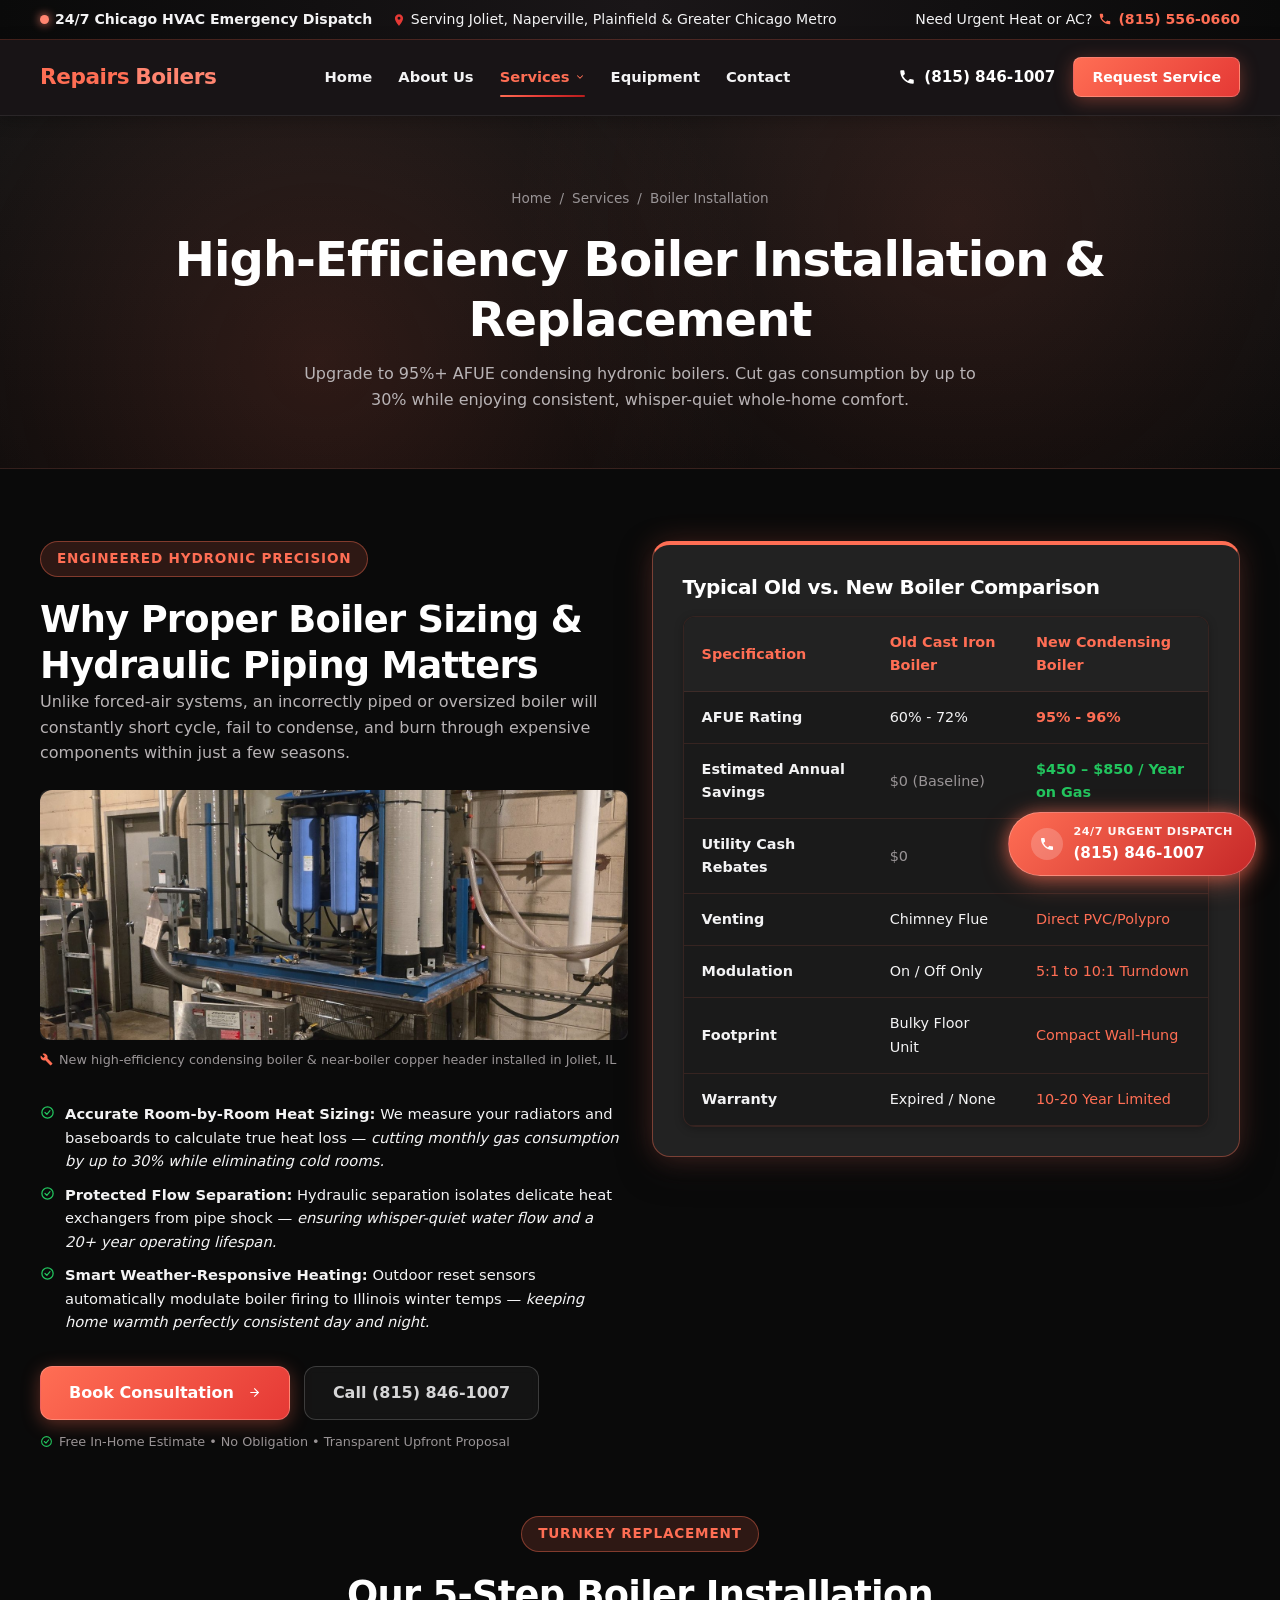
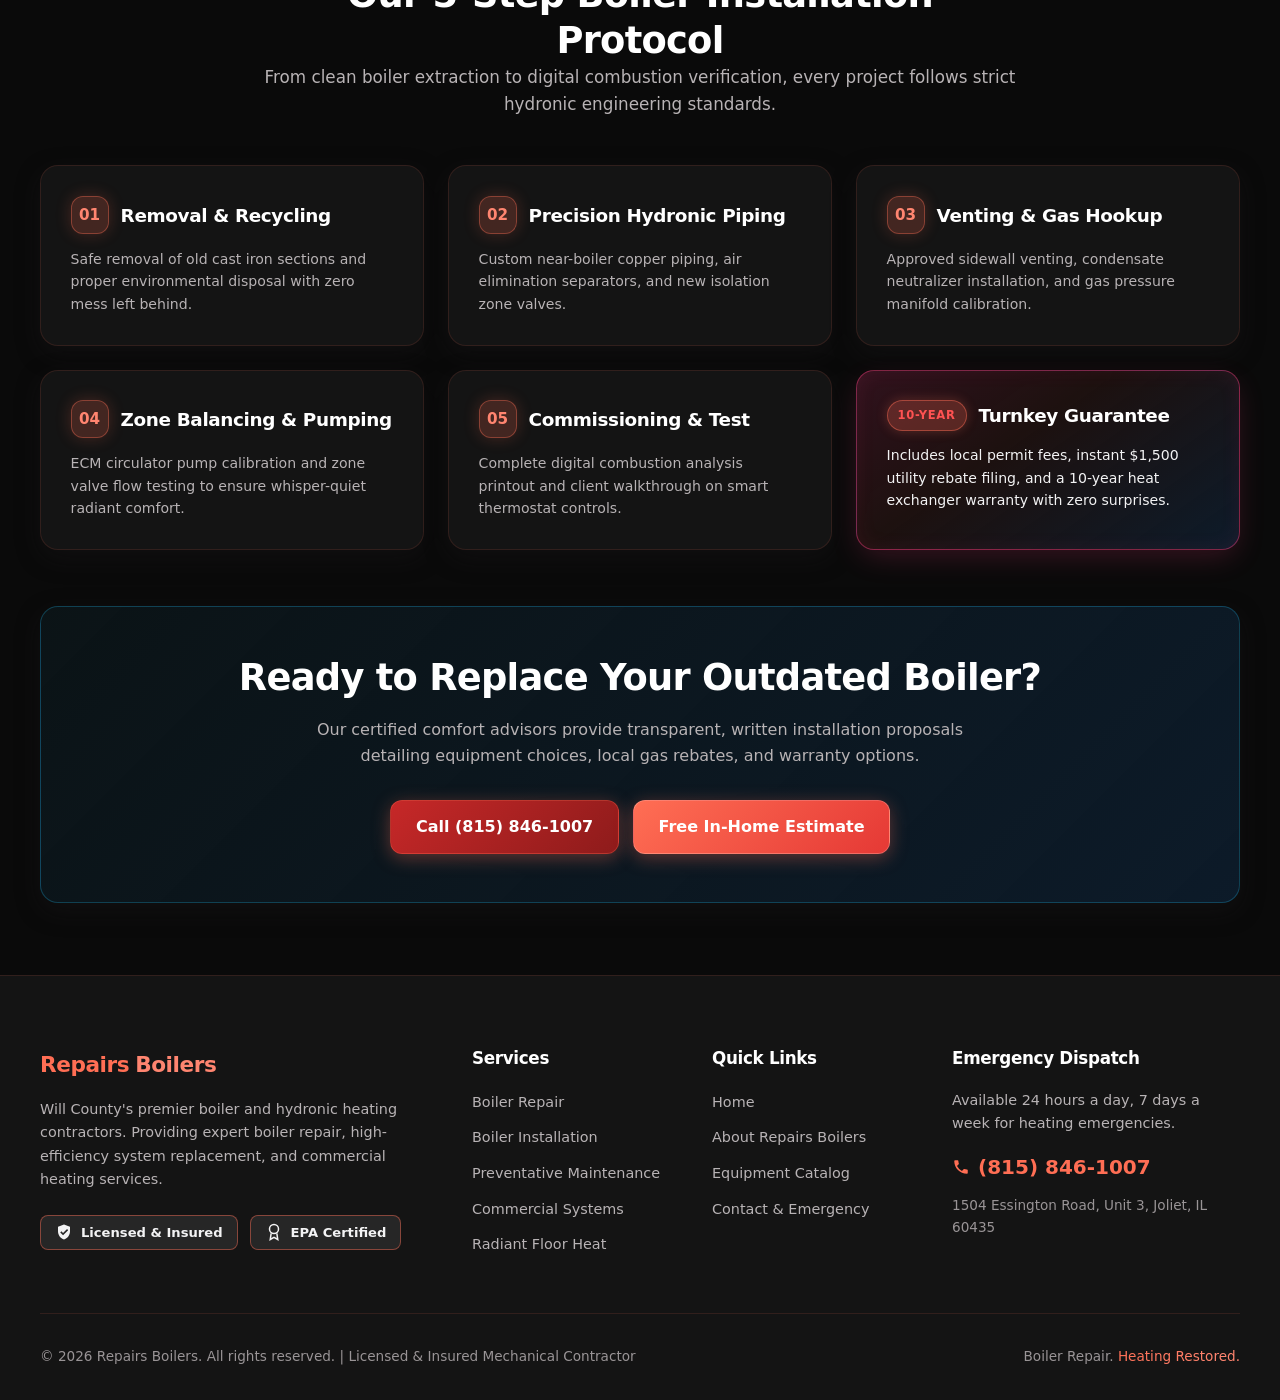
<file: boiler-installation.html>
<!DOCTYPE html>
<html lang="en">
<head>
  <meta charset="UTF-8">
  <meta name="viewport" content="width=device-width, initial-scale=1.0">
  <title>High-Efficiency Boiler Installation & Replacement | Repairs Boilers Joliet</title>
  <link rel="stylesheet" href="assets/css/style.css">
</head>
<body>

  <aside class="top-bar" aria-label="Emergency Announcement">
    <div class="container top-bar-inner">
      <div class="top-bar-info">
        <div class="top-bar-item">
          <span class="emergency-pulse"></span>
          <strong>24/7 Chicago HVAC Emergency Dispatch</strong>
        </div>
        <div class="top-bar-item">
          <span><svg class="svg-icon" style="color:var(--rich-blue-electric);"><use href="#icon-map-pin"></use></svg> Serving Joliet, Naperville, Plainfield &amp; Greater Chicago Metro</span>
        </div>
      </div>
      <div class="top-bar-item">
        <span>Need Urgent Heat or AC?</span>
        <a href="tel:8155560660" class="top-phone-link" id="topEmergencyCall">
          <svg class="svg-icon"><use href="#icon-phone"></use></svg> (815) 556-0660
        </a>
      </div>
    </div>
  </aside>

    <header class="site-header">
    <div class="container">
      <nav class="navbar">
        <a href="index.html" class="rb-brand">
          <span>Repairs</span><b>Boilers</b>
        </a>

        <ul class="nav-menu">
          <li><a href="index.html" class="nav-link">Home</a></li>
          <li><a href="about.html" class="nav-link">About Us</a></li>
          <li class="nav-item-dropdown">
            <a href="services.html" class="nav-link nav-dropdown-trigger active">Services <svg class="svg-icon nav-chevron" aria-hidden="true"><use href="#icon-chevron-down"></use></svg></a>
            <ul class="dropdown-menu">
              <li><a href="boiler-repair.html" class="dropdown-link">Boiler Repair</a></li>
              <li><a href="boiler-installation.html" class="dropdown-link active">Boiler Installation</a></li>
              <li><a href="maintenance.html" class="dropdown-link">Preventative Maintenance</a></li>
              <li><a href="commercial-boilers.html" class="dropdown-link">Commercial Boilers</a></li>
            </ul>
          </li>
          <li><a href="products.html" class="nav-link">Equipment</a></li>
          <li><a href="contact.html" class="nav-link">Contact</a></li>
        </ul>

        <div class="header-actions">
          <a href="tel:8158461007" class="header-tel">
            <svg class="svg-icon" aria-hidden="true"><use href="#icon-phone"></use></svg>
            (815) 846-1007
          </a>
          <a href="contact.html" class="btn btn-primary btn-sm">Request Service</a>
          <button class="mobile-toggle" aria-label="Toggle menu">
            <svg viewBox="0 0 24 24" fill="none" stroke="currentColor" stroke-width="2"><path d="M3 12h18M3 6h18M3 18h18"/></svg>
          </button>
        </div>
      </nav>
    </div>
  </header>

      <div class="mobile-drawer">
    <a href="index.html" class="mobile-nav-link">Home</a>
    <a href="about.html" class="mobile-nav-link">About Us</a>
    <a href="services.html" class="mobile-nav-link">All Services</a>
    <a href="boiler-repair.html" class="mobile-nav-link mobile-sub-link">Boiler Repair</a>
    <a href="boiler-installation.html" class="mobile-nav-link mobile-sub-link active">Boiler Installation</a>
    <a href="maintenance.html" class="mobile-nav-link mobile-sub-link">Maintenance Plans</a>
    <a href="commercial-boilers.html" class="mobile-nav-link mobile-sub-link">Commercial Boilers</a>
    <a href="products.html" class="mobile-nav-link">Equipment Catalog</a>
    <a href="contact.html" class="mobile-nav-link">Contact &amp; Emergency</a>
    <div class="mobile-drawer-cta">
      <a href="tel:8158461007" class="btn btn-cyan btn-wide">Call (815) 846-1007</a>
      <a href="contact.html" class="btn btn-primary btn-wide">Request Fast Dispatch</a>
    </div>
  </div>

  <main>
    <section class="page-hero">
      <div class="container">
        <div class="breadcrumb">
          <a href="index.html">Home</a> <span>/</span> <a href="services.html">Services</a> <span>/</span> <span>Boiler Installation</span>
        </div>
        <h1>High-Efficiency Boiler Installation & Replacement</h1>
        <p style="max-width: 700px; margin: 0 auto; color: var(--text-muted);">
          Upgrade to 95%+ AFUE condensing hydronic boilers. Cut gas consumption by up to 30% while enjoying consistent, whisper-quiet whole-home comfort.
        </p>
      </div>
    </section>

    <section style="padding: 4.5rem 0;">
      <div class="container">
        <div class="grid grid-2" style="align-items:start; margin-bottom: 4rem;">
          <div>
            <div class="kicker">Engineered Hydronic Precision</div>
            <h2>Why Proper Boiler Sizing & Hydraulic Piping Matters</h2>
            <p style="margin-bottom: 1.5rem;">Unlike forced-air systems, an incorrectly piped or oversized boiler will constantly short cycle, fail to condense, and burn through expensive components within just a few seasons.</p>

            <div style="margin-bottom: 2rem;">
              <div class="service-card-thumb" style="height: 250px; margin-bottom: 0.6rem;">
                <img src="assets/images/boiler-img-10.jpg" alt="Condensing boiler installation project" style="border-radius: var(--radius-md);">
              </div>
              <div style="font-size: 0.8rem; color: var(--text-dim); display: flex; align-items: center; gap: 6px;">
                <svg class="svg-icon" style="width: 13px; height: 13px; color: var(--cyan);" aria-hidden="true"><use href="#icon-tools"></use></svg>
                <span>New high-efficiency condensing boiler & near-boiler copper header installed in Joliet, IL</span>
              </div>
            </div>

            <ul class="checklist">
              <li>
                <svg class="svg-icon" style="color:var(--green, #10b981); width:15px; height:15px; flex-shrink:0;" aria-hidden="true"><use href="#icon-check-circle"></use></svg>
                <span><strong>Accurate Room-by-Room Heat Sizing:</strong> We measure your radiators and baseboards to calculate true heat loss — <em>cutting monthly gas consumption by up to 30% while eliminating cold rooms.</em></span>
              </li>
              <li>
                <svg class="svg-icon" style="color:var(--green, #10b981); width:15px; height:15px; flex-shrink:0;" aria-hidden="true"><use href="#icon-check-circle"></use></svg>
                <span><strong>Protected Flow Separation:</strong> Hydraulic separation isolates delicate heat exchangers from pipe shock — <em>ensuring whisper-quiet water flow and a 20+ year operating lifespan.</em></span>
              </li>
              <li>
                <svg class="svg-icon" style="color:var(--green, #10b981); width:15px; height:15px; flex-shrink:0;" aria-hidden="true"><use href="#icon-check-circle"></use></svg>
                <span><strong>Smart Weather-Responsive Heating:</strong> Outdoor reset sensors automatically modulate boiler firing to Illinois winter temps — <em>keeping home warmth perfectly consistent day and night.</em></span>
              </li>
            </ul>

            <div style="margin-top: 2rem;">
              <div class="hero-actions" style="margin-bottom: 0.75rem;">
                <a href="contact.html" class="btn btn-primary"><span>Book Consultation </span><svg class="svg-icon" style="width:13px; height:13px; margin-left:4px;" aria-hidden="true"><use href="#icon-arrow-right"></use></svg></a>
                <a href="tel:8158461007" class="btn btn-outline" style="border-color: rgba(255,255,255,0.2); color: var(--text-light); opacity: 0.88;">Call (815) 846-1007</a>
              </div>
              <div style="font-size: 0.8rem; color: var(--text-dim); display:flex; align-items:center; gap:6px;">
                <svg class="svg-icon" style="color:var(--green, #10b981); width:13px; height:13px;" aria-hidden="true"><use href="#icon-check-circle"></use></svg>
                <span>Free In-Home Estimate • No Obligation • Transparent Upfront Proposal</span>
              </div>
            </div>
          </div>

          <div style="position: sticky; top: 96px;">
            <div class="card card-highlight">
              <h3 style="font-size: 1.25rem; margin-bottom: 1rem;">Typical Old vs. New Boiler Comparison</h3>
              <div class="specs-table-wrap">
                <table class="specs-table">
                  <thead>
                    <tr>
                      <th>Specification</th>
                      <th>Old Cast Iron Boiler</th>
                      <th>New Condensing Boiler</th>
                    </tr>
                  </thead>
                  <tbody>
                    <tr>
                      <td><strong>AFUE Rating</strong></td>
                      <td>60% - 72%</td>
                      <td style="color:var(--cyan); font-weight:bold;">95% - 96%</td>
                    </tr>
                    <tr>
                      <td><strong>Estimated Annual Savings</strong></td>
                      <td style="color:var(--text-dim);">$0 (Baseline)</td>
                      <td style="color:var(--green, #10b981); font-weight:bold;">$450 – $850 / Year on Gas</td>
                    </tr>
                    <tr>
                      <td><strong>Utility Cash Rebates</strong></td>
                      <td style="color:var(--text-dim);">$0</td>
                      <td style="color:var(--cyan); font-weight:bold;">Up to $1,500 Instant Rebate</td>
                    </tr>
                    <tr>
                      <td><strong>Venting</strong></td>
                      <td>Chimney Flue</td>
                      <td style="color:var(--cyan);">Direct PVC/Polypro</td>
                    </tr>
                    <tr>
                      <td><strong>Modulation</strong></td>
                      <td>On / Off Only</td>
                      <td style="color:var(--cyan);">5:1 to 10:1 Turndown</td>
                    </tr>
                    <tr>
                      <td><strong>Footprint</strong></td>
                      <td>Bulky Floor Unit</td>
                      <td style="color:var(--cyan);">Compact Wall-Hung</td>
                    </tr>
                    <tr>
                      <td><strong>Warranty</strong></td>
                      <td>Expired / None</td>
                      <td style="color:var(--cyan);">10-20 Year Limited</td>
                    </tr>
                  </tbody>
                </table>
              </div>
            </div>
          </div>
        </div>

        <div class="section-header" style="margin-top: 4rem;">
          <div class="kicker">Turnkey Replacement</div>
          <h2>Our 5-Step Boiler Installation Protocol</h2>
          <p>From clean boiler extraction to digital combustion verification, every project follows strict hydronic engineering standards.</p>
        </div>

        <div class="grid grid-3-col" style="margin-bottom: 3.5rem;">
          <div class="card">
            <div class="card-header-inline">
              <div class="icon-box">01</div>
              <h4>Removal & Recycling</h4>
            </div>
            <p style="font-size:0.88rem;">Safe removal of old cast iron sections and proper environmental disposal with zero mess left behind.</p>
          </div>
          <div class="card">
            <div class="card-header-inline">
              <div class="icon-box">02</div>
              <h4>Precision Hydronic Piping</h4>
            </div>
            <p style="font-size:0.88rem;">Custom near-boiler copper piping, air elimination separators, and new isolation zone valves.</p>
          </div>
          <div class="card">
            <div class="card-header-inline">
              <div class="icon-box">03</div>
              <h4>Venting & Gas Hookup</h4>
            </div>
            <p style="font-size:0.88rem;">Approved sidewall venting, condensate neutralizer installation, and gas pressure manifold calibration.</p>
          </div>
          <div class="card">
            <div class="card-header-inline">
              <div class="icon-box">04</div>
              <h4>Zone Balancing & Pumping</h4>
            </div>
            <p style="font-size:0.88rem;">ECM circulator pump calibration and zone valve flow testing to ensure whisper-quiet radiant comfort.</p>
          </div>
          <div class="card">
            <div class="card-header-inline">
              <div class="icon-box">05</div>
              <h4>Commissioning & Test</h4>
            </div>
            <p style="font-size:0.88rem;">Complete digital combustion analysis printout and client walkthrough on smart thermostat controls.</p>
          </div>
          <div class="card" style="background: linear-gradient(145deg, rgba(255, 63, 132, 0.16) 0%, rgba(255, 101, 80, 0.08) 40%, rgba(13, 28, 43, 0.98) 100%); border: 1px solid rgba(255, 63, 132, 0.45); box-shadow: 0 10px 30px -5px rgba(255, 63, 132, 0.2), 0 0 20px rgba(255, 63, 132, 0.08) inset;">
            <div class="card-header-inline">
              <span class="badge badge-pink" style="font-size: 0.72rem; font-weight: 800; letter-spacing: 0.06em; padding: 5px 10px; text-transform: uppercase; flex-shrink: 0;">10-Year</span>
              <h4>Turnkey Guarantee</h4>
            </div>
            <p style="font-size:0.88rem; color:var(--text-light);">Includes local permit fees, instant $1,500 utility rebate filing, and a 10-year heat exchanger warranty with zero surprises.</p>
          </div>
        </div>

        <div class="card" style="text-align:center; padding: 3rem 2rem; background: linear-gradient(135deg, rgba(34, 200, 255, 0.05) 0%, rgba(13, 28, 43, 0.95) 100%); border: 1px solid rgba(34, 200, 255, 0.25);">
          <h2 style="margin-bottom: 1rem;">Ready to Replace Your Outdated Boiler?</h2>
          <p style="max-width: 650px; margin: 0 auto 2rem auto;">
            Our certified comfort advisors provide transparent, written installation proposals detailing equipment choices, local gas rebates, and warranty options.
          </p>
          <div class="hero-actions" style="justify-content:center; max-width: 500px; margin: 0 auto;">
            <a href="tel:8158461007" class="btn btn-cyan">Call (815) 846-1007</a>
            <a href="contact.html" class="btn btn-primary">Free In-Home Estimate</a>
          </div>
        </div>
      </div>
    </section>
  </main>

  <footer class="site-footer">
    <div class="container">
      <div class="footer-grid">
        <div class="footer-col">
          <a href="index.html" class="rb-brand" style="margin-bottom: 1rem;">
            <span>Repairs</span><b>Boilers</b>
          </a>
          <p style="font-size:0.9rem; line-height:1.6; margin-bottom:1.5rem;">
            Will County's premier boiler and hydronic heating contractors. Providing expert boiler repair, high-efficiency system replacement, and commercial heating services.
          </p>
          <div class="trust-tags">
            <span class="trust-tag">
              <svg class="svg-icon" aria-hidden="true"><use href="#icon-shield"></use></svg>
              Licensed &amp; Insured
            </span>
            <span class="trust-tag">
              <svg class="svg-icon" aria-hidden="true"><use href="#icon-award"></use></svg>
              EPA Certified
            </span>
          </div>
        </div>

        <div class="footer-col">
          <h4>Services</h4>
          <ul class="footer-links">
            <li><a href="boiler-repair.html">Boiler Repair</a></li>
            <li><a href="boiler-installation.html">Boiler Installation</a></li>
            <li><a href="maintenance.html">Preventative Maintenance</a></li>
            <li><a href="commercial-boilers.html">Commercial Systems</a></li>
            <li><a href="products.html">Radiant Floor Heat</a></li>
          </ul>
        </div>

        <div class="footer-col">
          <h4>Quick Links</h4>
          <ul class="footer-links">
            <li><a href="index.html">Home</a></li>
            <li><a href="about.html">About Repairs Boilers</a></li>
            <li><a href="products.html">Equipment Catalog</a></li>
            <li><a href="contact.html">Contact &amp; Emergency</a></li>
          </ul>
        </div>

        <div class="footer-col">
          <h4>Emergency Dispatch</h4>
          <p style="font-size:0.9rem; margin-bottom:1rem;">Available 24 hours a day, 7 days a week for heating emergencies.</p>
          <a href="tel:8158461007" style="font-size:1.25rem; font-weight:900; color:var(--cyan); display:flex; align-items:center; gap:8px; margin-bottom:0.75rem;">
            <svg class="svg-icon" aria-hidden="true"><use href="#icon-phone"></use></svg>
            (815) 846-1007
          </a>
          <p style="font-size:0.85rem; color:var(--text-dim);">1504 Essington Road, Unit 3, Joliet, IL 60435</p>
        </div>
      </div>

      <div class="footer-bottom">
        <span>&copy; 2026 Repairs Boilers. All rights reserved. | Licensed &amp; Insured Mechanical Contractor</span>
        <span>Boiler Repair. <span class="gradient-text">Heating Restored.</span></span>
      </div>
    </div>
  </footer>

  <a href="tel:8158461007" class="floating-hotline" id="floatingHotline" aria-label="Call 24/7 Urgent Dispatch">
    <span class="floating-hotline-icon">
      <svg class="svg-icon" aria-hidden="true"><use href="#icon-phone"></use></svg>
    </span>
    <span>
      <span style="font-size: 0.7rem; letter-spacing: 0.05em; display: block; opacity: 0.95;">24/7 URGENT DISPATCH</span>
      <strong style="font-size: 0.95rem;">(815) 846-1007</strong>
    </span>
  </a>

  <script src="assets/js/icons.js"></script>
  <script src="assets/js/navigation.js"></script>
  <script src="assets/js/accordion.js"></script>
  <script src="assets/js/forms.js"></script>
  <script src="assets/js/main.js"></script>
</body>
</html>
</file>
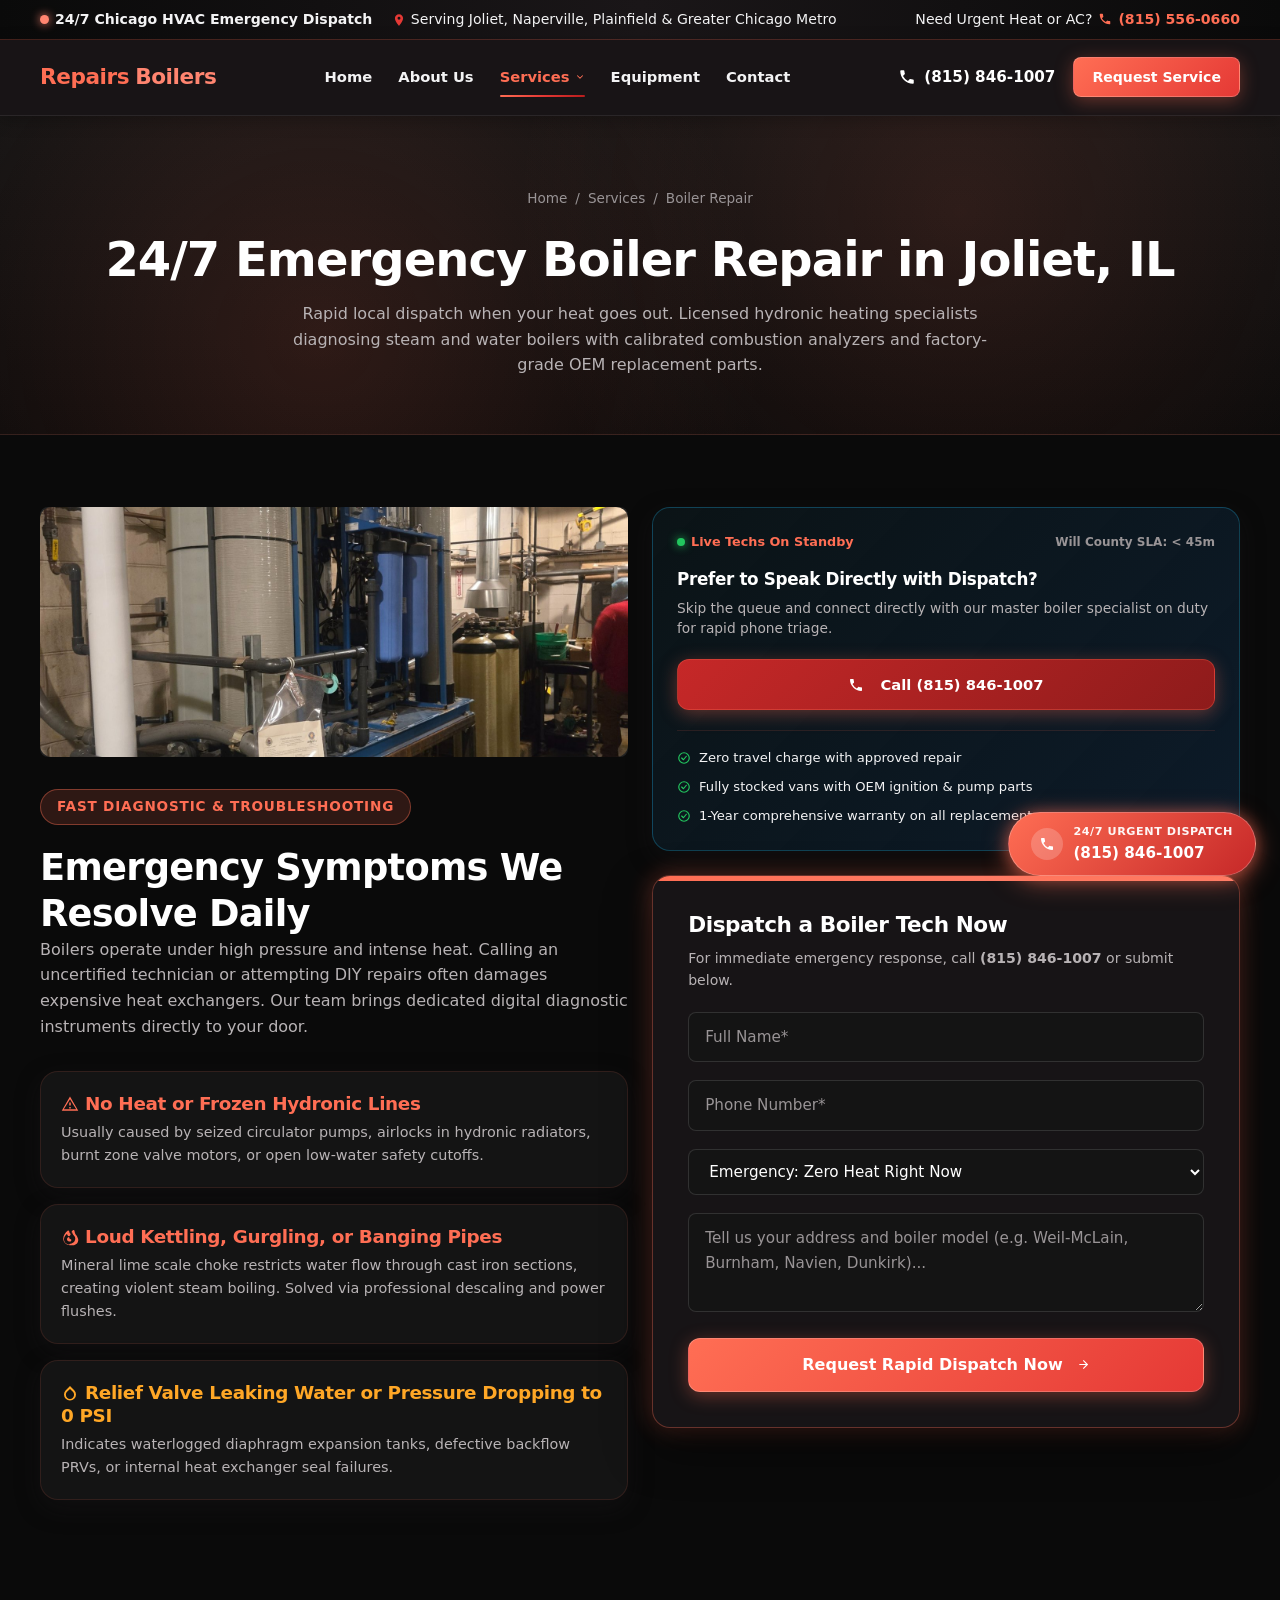
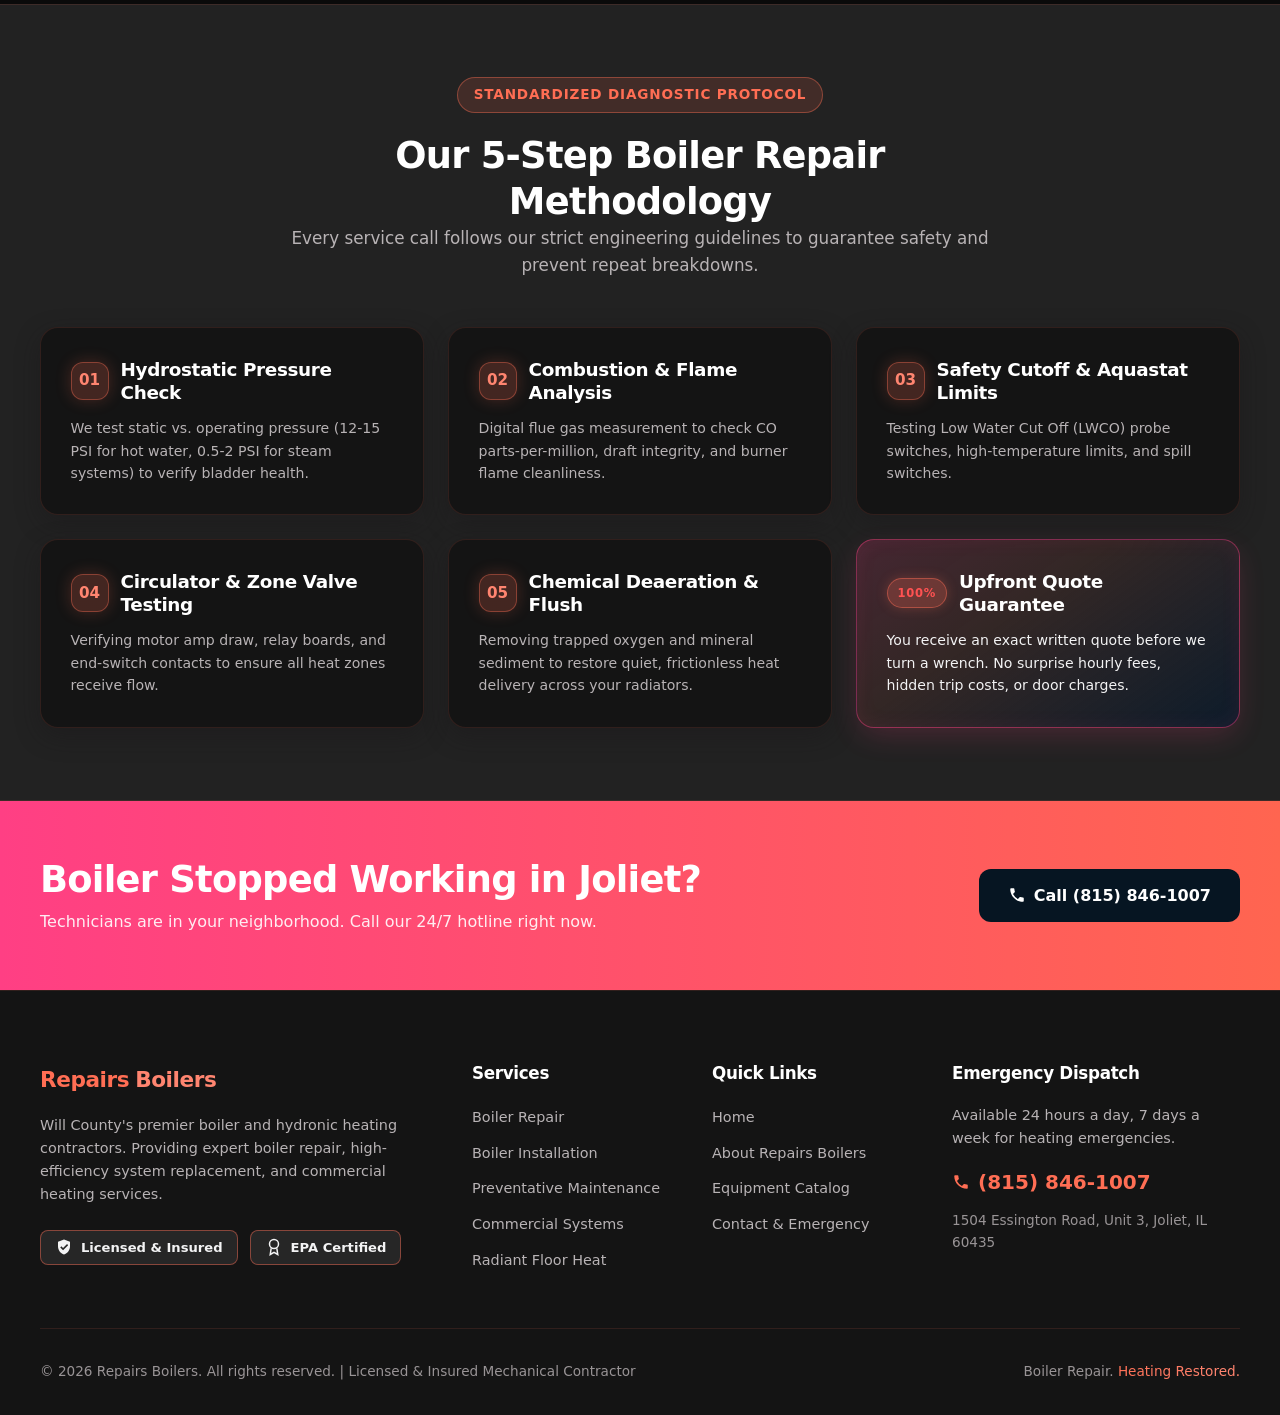
<file: boiler-repair.html>
<!DOCTYPE html>
<html lang="en">
<head>
  <meta charset="UTF-8">
  <meta name="viewport" content="width=device-width, initial-scale=1.0">
  <title>Emergency Boiler Repair Service | Repairs Boilers Joliet</title>
  <link rel="stylesheet" href="assets/css/style.css">
</head>
<body>

  <aside class="top-bar" aria-label="Emergency Announcement">
    <div class="container top-bar-inner">
      <div class="top-bar-info">
        <div class="top-bar-item">
          <span class="emergency-pulse"></span>
          <strong>24/7 Chicago HVAC Emergency Dispatch</strong>
        </div>
        <div class="top-bar-item">
          <span><svg class="svg-icon" style="color:var(--rich-blue-electric);"><use href="#icon-map-pin"></use></svg> Serving Joliet, Naperville, Plainfield &amp; Greater Chicago Metro</span>
        </div>
      </div>
      <div class="top-bar-item">
        <span>Need Urgent Heat or AC?</span>
        <a href="tel:8155560660" class="top-phone-link" id="topEmergencyCall">
          <svg class="svg-icon"><use href="#icon-phone"></use></svg> (815) 556-0660
        </a>
      </div>
    </div>
  </aside>

    <header class="site-header">
    <div class="container">
      <nav class="navbar">
        <a href="index.html" class="rb-brand">
          <span>Repairs</span><b>Boilers</b>
        </a>

        <ul class="nav-menu">
          <li><a href="index.html" class="nav-link">Home</a></li>
          <li><a href="about.html" class="nav-link">About Us</a></li>
          <li class="nav-item-dropdown">
            <a href="services.html" class="nav-link nav-dropdown-trigger active">Services <svg class="svg-icon nav-chevron" aria-hidden="true"><use href="#icon-chevron-down"></use></svg></a>
            <ul class="dropdown-menu">
              <li><a href="boiler-repair.html" class="dropdown-link active">Boiler Repair</a></li>
              <li><a href="boiler-installation.html" class="dropdown-link">Boiler Installation</a></li>
              <li><a href="maintenance.html" class="dropdown-link">Preventative Maintenance</a></li>
              <li><a href="commercial-boilers.html" class="dropdown-link">Commercial Boilers</a></li>
            </ul>
          </li>
          <li><a href="products.html" class="nav-link">Equipment</a></li>
          <li><a href="contact.html" class="nav-link">Contact</a></li>
        </ul>

        <div class="header-actions">
          <a href="tel:8158461007" class="header-tel">
            <svg class="svg-icon" aria-hidden="true"><use href="#icon-phone"></use></svg>
            (815) 846-1007
          </a>
          <a href="contact.html" class="btn btn-primary btn-sm">Request Service</a>
          <button class="mobile-toggle" aria-label="Toggle menu">
            <svg viewBox="0 0 24 24" fill="none" stroke="currentColor" stroke-width="2"><path d="M3 12h18M3 6h18M3 18h18"/></svg>
          </button>
        </div>
      </nav>
    </div>
  </header>

      <div class="mobile-drawer">
    <a href="index.html" class="mobile-nav-link">Home</a>
    <a href="about.html" class="mobile-nav-link">About Us</a>
    <a href="services.html" class="mobile-nav-link">All Services</a>
    <a href="boiler-repair.html" class="mobile-nav-link mobile-sub-link active">Boiler Repair</a>
    <a href="boiler-installation.html" class="mobile-nav-link mobile-sub-link">Boiler Installation</a>
    <a href="maintenance.html" class="mobile-nav-link mobile-sub-link">Maintenance Plans</a>
    <a href="commercial-boilers.html" class="mobile-nav-link mobile-sub-link">Commercial Boilers</a>
    <a href="products.html" class="mobile-nav-link">Equipment Catalog</a>
    <a href="contact.html" class="mobile-nav-link">Contact &amp; Emergency</a>
    <div class="mobile-drawer-cta">
      <a href="tel:8158461007" class="btn btn-cyan btn-wide">Call (815) 846-1007</a>
      <a href="contact.html" class="btn btn-primary btn-wide">Request Fast Dispatch</a>
    </div>
  </div>

  <main>
    <section class="page-hero">
      <div class="container">
        <div class="breadcrumb">
          <a href="index.html">Home</a> <span>/</span> <a href="services.html">Services</a> <span>/</span> <span>Boiler Repair</span>
        </div>
        <h1>24/7 Emergency Boiler Repair in Joliet, IL</h1>
        <p style="max-width: 700px; margin: 0 auto; color: var(--text-muted);">
          Rapid local dispatch when your heat goes out. Licensed hydronic heating specialists diagnosing steam and water boilers with calibrated combustion analyzers and factory-grade OEM replacement parts.
        </p>
      </div>
    </section>

    <section style="padding: 4.5rem 0;">
      <div class="container">
        <div class="grid grid-2" style="align-items:start;">
          <div>
            <div class="service-card-thumb" style="height: 250px; margin-bottom: 2rem;">
              <img src="assets/images/boiler-img-2.jpg" alt="Boiler diagnostic service technician inspecting burner" style="border-radius: var(--radius-md);">
            </div>

            <div class="kicker">Fast Diagnostic & Troubleshooting</div>
            <h2>Emergency Symptoms We Resolve Daily</h2>
            <p>Boilers operate under high pressure and intense heat. Calling an uncertified technician or attempting DIY repairs often damages expensive heat exchangers. Our team brings dedicated digital diagnostic instruments directly to your door.</p>

            <div style="display:flex; flex-direction:column; gap:16px; margin: 2rem 0;">
              <div class="card" style="padding: 1.25rem;">
                <h3 style="font-size: 1.15rem; color: var(--cyan); margin-bottom: 6px;">
                  <svg class="svg-icon"><use href="#icon-alert"></use></svg>
                  No Heat or Frozen Hydronic Lines
                </h3>
                <p style="font-size: 0.9rem; margin:0;">Usually caused by seized circulator pumps, airlocks in hydronic radiators, burnt zone valve motors, or open low-water safety cutoffs.</p>
              </div>

              <div class="card" style="padding: 1.25rem;">
                <h3 style="font-size: 1.15rem; color: var(--coral); margin-bottom: 6px;">
                  <svg class="svg-icon"><use href="#icon-fire"></use></svg>
                  Loud Kettling, Gurgling, or Banging Pipes
                </h3>
                <p style="font-size: 0.9rem; margin:0;">Mineral lime scale choke restricts water flow through cast iron sections, creating violent steam boiling. Solved via professional descaling and power flushes.</p>
              </div>

              <div class="card" style="padding: 1.25rem;">
                <h3 style="font-size: 1.15rem; color: var(--yellow); margin-bottom: 6px;">
                  <svg class="svg-icon"><use href="#icon-droplet"></use></svg>
                  Relief Valve Leaking Water or Pressure Dropping to 0 PSI
                </h3>
                <p style="font-size: 0.9rem; margin:0;">Indicates waterlogged diaphragm expansion tanks, defective backflow PRVs, or internal heat exchanger seal failures.</p>
              </div>
            </div>
          </div>

          <div>
            <div class="card" style="padding: 1.5rem; background: linear-gradient(135deg, rgba(34, 200, 255, 0.05) 0%, rgba(13, 28, 43, 0.95) 100%); border: 1px solid rgba(34, 200, 255, 0.25);">
              <div style="display:flex; justify-content:space-between; align-items:center; margin-bottom: 1rem; flex-wrap:wrap; gap:8px;">
                <span style="font-size: 0.8rem; font-weight: 700; color: var(--cyan); display:inline-flex; align-items:center; gap:6px;">
                  <span style="display:inline-block; width:8px; height:8px; border-radius:50%; background:var(--green, #10b981); box-shadow:0 0 10px var(--green, #10b981);"></span>
                  Live Techs On Standby
                </span>
                <span style="font-size: 0.75rem; color: var(--text-dim); font-weight: 600;">Will County SLA: &lt; 45m</span>
              </div>

              <h4 style="font-size: 1.05rem; margin-bottom: 0.5rem; color: var(--text-white);">Prefer to Speak Directly with Dispatch?</h4>
              <p style="font-size: 0.86rem; color: var(--text-muted); line-height: 1.5; margin-bottom: 1.25rem;">Skip the queue and connect directly with our master boiler specialist on duty for rapid phone triage.</p>

              <a href="tel:8158461007" class="btn btn-cyan btn-wide" style="margin-bottom: 1.25rem; font-size: 0.92rem;">
                <svg class="svg-icon" style="width:16px; height:16px; margin-right:6px;" aria-hidden="true"><use href="#icon-phone"></use></svg>
                Call (815) 846-1007
              </a>

              <div style="border-top: 1px solid var(--line); padding-top: 1rem; display:flex; flex-direction:column; gap:8px; font-size: 0.82rem; color: var(--text-light);">
                <div style="display:flex; align-items:center; gap:8px;">
                  <svg class="svg-icon" style="color:var(--green, #10b981); width:14px; height:14px; flex-shrink:0;" aria-hidden="true"><use href="#icon-check-circle"></use></svg>
                  <span>Zero travel charge with approved repair</span>
                </div>
                <div style="display:flex; align-items:center; gap:8px;">
                  <svg class="svg-icon" style="color:var(--green, #10b981); width:14px; height:14px; flex-shrink:0;" aria-hidden="true"><use href="#icon-check-circle"></use></svg>
                  <span>Fully stocked vans with OEM ignition & pump parts</span>
                </div>
                <div style="display:flex; align-items:center; gap:8px;">
                  <svg class="svg-icon" style="color:var(--green, #10b981); width:14px; height:14px; flex-shrink:0;" aria-hidden="true"><use href="#icon-check-circle"></use></svg>
                  <span>1-Year comprehensive warranty on all replacements</span>
                </div>
              </div>
            </div>

            <div class="hero-card-box" style="margin-top: 1.5rem;">
              <h3 style="font-size: 1.35rem; margin-bottom: 0.5rem;">Dispatch a Boiler Tech Now</h3>
              <p style="font-size: 0.88rem; margin-bottom: 1.25rem;">For immediate emergency response, call <strong>(815) 846-1007</strong> or submit below.</p>

              <form data-service-form>
                <div class="form-group">
                  <input class="field" type="text" required placeholder="Full Name*">
                </div>
                <div class="form-group">
                  <input class="field" type="tel" required placeholder="Phone Number*">
                </div>
                <div class="form-group">
                  <select class="field" required>
                    <option value="">Emergency Issue Type*</option>
                    <option selected>Emergency: Zero Heat Right Now</option>
                    <option>Boiler Leaking Water / Pressure Loss</option>
                    <option>Loud Kettling / Banging Noises</option>
                    <option>Pilot / Electronic Spark Ignition Failure</option>
                    <option>Radiators Only Lukewarm or Cold</option>
                    <option>Commercial Facility Heating Failure</option>
                  </select>
                </div>
                <div class="form-group">
                  <textarea class="field" rows="3" placeholder="Tell us your address and boiler model (e.g. Weil-McLain, Burnham, Navien, Dunkirk)..."></textarea>
                </div>
                <button type="submit" class="btn btn-primary btn-wide"><span>Request Rapid Dispatch Now </span> <svg class="svg-icon" style="width:13px; height:13px; margin-left:4px;" aria-hidden="true"><use href="#icon-arrow-right"></use></svg></button>
                <div class="form-status" style="display:none; margin-top:12px; font-size:0.85rem; color:#34d399;"></div>
              </form>
            </div>
          </div>
        </div>
      </div>
    </section>

    <section style="padding: 4.5rem 0; background: var(--panel2); border-top: 1px solid var(--line); border-bottom: 1px solid var(--line);">
      <div class="container">
        <div class="section-header">
          <div class="kicker">Standardized Diagnostic Protocol</div>
          <h2>Our 5-Step Boiler Repair Methodology</h2>
          <p>Every service call follows our strict engineering guidelines to guarantee safety and prevent repeat breakdowns.</p>
        </div>

        <div class="grid grid-3-col">
          <div class="card">
            <div class="card-header-inline">
              <div class="icon-box">01</div>
              <h4>Hydrostatic Pressure Check</h4>
            </div>
            <p style="font-size:0.88rem;">We test static vs. operating pressure (12-15 PSI for hot water, 0.5-2 PSI for steam systems) to verify bladder health.</p>
          </div>
          <div class="card">
            <div class="card-header-inline">
              <div class="icon-box">02</div>
              <h4>Combustion & Flame Analysis</h4>
            </div>
            <p style="font-size:0.88rem;">Digital flue gas measurement to check CO parts-per-million, draft integrity, and burner flame cleanliness.</p>
          </div>
          <div class="card">
            <div class="card-header-inline">
              <div class="icon-box">03</div>
              <h4>Safety Cutoff & Aquastat Limits</h4>
            </div>
            <p style="font-size:0.88rem;">Testing Low Water Cut Off (LWCO) probe switches, high-temperature limits, and spill switches.</p>
          </div>
          <div class="card">
            <div class="card-header-inline">
              <div class="icon-box">04</div>
              <h4>Circulator & Zone Valve Testing</h4>
            </div>
            <p style="font-size:0.88rem;">Verifying motor amp draw, relay boards, and end-switch contacts to ensure all heat zones receive flow.</p>
          </div>
          <div class="card">
            <div class="card-header-inline">
              <div class="icon-box">05</div>
              <h4>Chemical Deaeration & Flush</h4>
            </div>
            <p style="font-size:0.88rem;">Removing trapped oxygen and mineral sediment to restore quiet, frictionless heat delivery across your radiators.</p>
          </div>
          <div class="card" style="background: linear-gradient(145deg, rgba(255, 63, 132, 0.16) 0%, rgba(255, 101, 80, 0.08) 40%, rgba(13, 28, 43, 0.98) 100%); border: 1px solid rgba(255, 63, 132, 0.45); box-shadow: 0 10px 30px -5px rgba(255, 63, 132, 0.2), 0 0 20px rgba(255, 63, 132, 0.08) inset;">
            <div class="card-header-inline">
              <span class="badge badge-pink" style="font-size: 0.72rem; font-weight: 800; letter-spacing: 0.06em; padding: 5px 10px; text-transform: uppercase; flex-shrink: 0;">100%</span>
              <h4>Upfront Quote Guarantee</h4>
            </div>
            <p style="font-size:0.88rem; color:var(--text-light);">You receive an exact written quote before we turn a wrench. No surprise hourly fees, hidden trip costs, or door charges.</p>
          </div>
        </div>
      </div>
    </section>

    <section style="padding: 3.5rem 0; background: linear-gradient(90deg, #ff3f84, #ff6550); color:var(--white);">
      <div class="container" style="display:flex; justify-content:space-between; align-items:center; flex-wrap:wrap; gap:20px;">
        <div>
          <h2 style="color:var(--white); margin-bottom:6px;">Boiler Stopped Working in Joliet?</h2>
          <p style="color:rgba(255,255,255,0.9); margin:0;">Technicians are in your neighborhood. Call our 24/7 hotline right now.</p>
        </div>
        <div>
          <a href="tel:8158461007" class="btn" style="background:#061522; color:var(--white); display:inline-flex; align-items:center; gap:8px;">
            <svg class="svg-icon" aria-hidden="true"><use href="#icon-phone"></use></svg>
            Call (815) 846-1007
          </a>
        </div>
      </div>
    </section>
  </main>

  <footer class="site-footer">
    <div class="container">
      <div class="footer-grid">
        <div class="footer-col">
          <a href="index.html" class="rb-brand" style="margin-bottom: 1rem;">
            <span>Repairs</span><b>Boilers</b>
          </a>
          <p style="font-size:0.9rem; line-height:1.6; margin-bottom:1.5rem;">
            Will County's premier boiler and hydronic heating contractors. Providing expert boiler repair, high-efficiency system replacement, and commercial heating services.
          </p>
          <div class="trust-tags">
            <span class="trust-tag">
              <svg class="svg-icon" aria-hidden="true"><use href="#icon-shield"></use></svg>
              Licensed &amp; Insured
            </span>
            <span class="trust-tag">
              <svg class="svg-icon" aria-hidden="true"><use href="#icon-award"></use></svg>
              EPA Certified
            </span>
          </div>
        </div>

        <div class="footer-col">
          <h4>Services</h4>
          <ul class="footer-links">
            <li><a href="boiler-repair.html">Boiler Repair</a></li>
            <li><a href="boiler-installation.html">Boiler Installation</a></li>
            <li><a href="maintenance.html">Preventative Maintenance</a></li>
            <li><a href="commercial-boilers.html">Commercial Systems</a></li>
            <li><a href="products.html">Radiant Floor Heat</a></li>
          </ul>
        </div>

        <div class="footer-col">
          <h4>Quick Links</h4>
          <ul class="footer-links">
            <li><a href="index.html">Home</a></li>
            <li><a href="about.html">About Repairs Boilers</a></li>
            <li><a href="products.html">Equipment Catalog</a></li>
            <li><a href="contact.html">Contact &amp; Emergency</a></li>
          </ul>
        </div>

        <div class="footer-col">
          <h4>Emergency Dispatch</h4>
          <p style="font-size:0.9rem; margin-bottom:1rem;">Available 24 hours a day, 7 days a week for heating emergencies.</p>
          <a href="tel:8158461007" style="font-size:1.25rem; font-weight:900; color:var(--cyan); display:flex; align-items:center; gap:8px; margin-bottom:0.75rem;">
            <svg class="svg-icon" aria-hidden="true"><use href="#icon-phone"></use></svg>
            (815) 846-1007
          </a>
          <p style="font-size:0.85rem; color:var(--text-dim);">1504 Essington Road, Unit 3, Joliet, IL 60435</p>
        </div>
      </div>

      <div class="footer-bottom">
        <span>&copy; 2026 Repairs Boilers. All rights reserved. | Licensed &amp; Insured Mechanical Contractor</span>
        <span>Boiler Repair. <span class="gradient-text">Heating Restored.</span></span>
      </div>
    </div>
  </footer>

  <a href="tel:8158461007" class="floating-hotline" id="floatingHotline" aria-label="Call 24/7 Urgent Dispatch">
    <span class="floating-hotline-icon">
      <svg class="svg-icon" aria-hidden="true"><use href="#icon-phone"></use></svg>
    </span>
    <span>
      <span style="font-size: 0.7rem; letter-spacing: 0.05em; display: block; opacity: 0.95;">24/7 URGENT DISPATCH</span>
      <strong style="font-size: 0.95rem;">(815) 846-1007</strong>
    </span>
  </a>

  <script src="assets/js/icons.js"></script>
  <script src="assets/js/navigation.js"></script>
  <script src="assets/js/accordion.js"></script>
  <script src="assets/js/forms.js"></script>
  <script src="assets/js/main.js"></script>
</body>
</html>
</file>
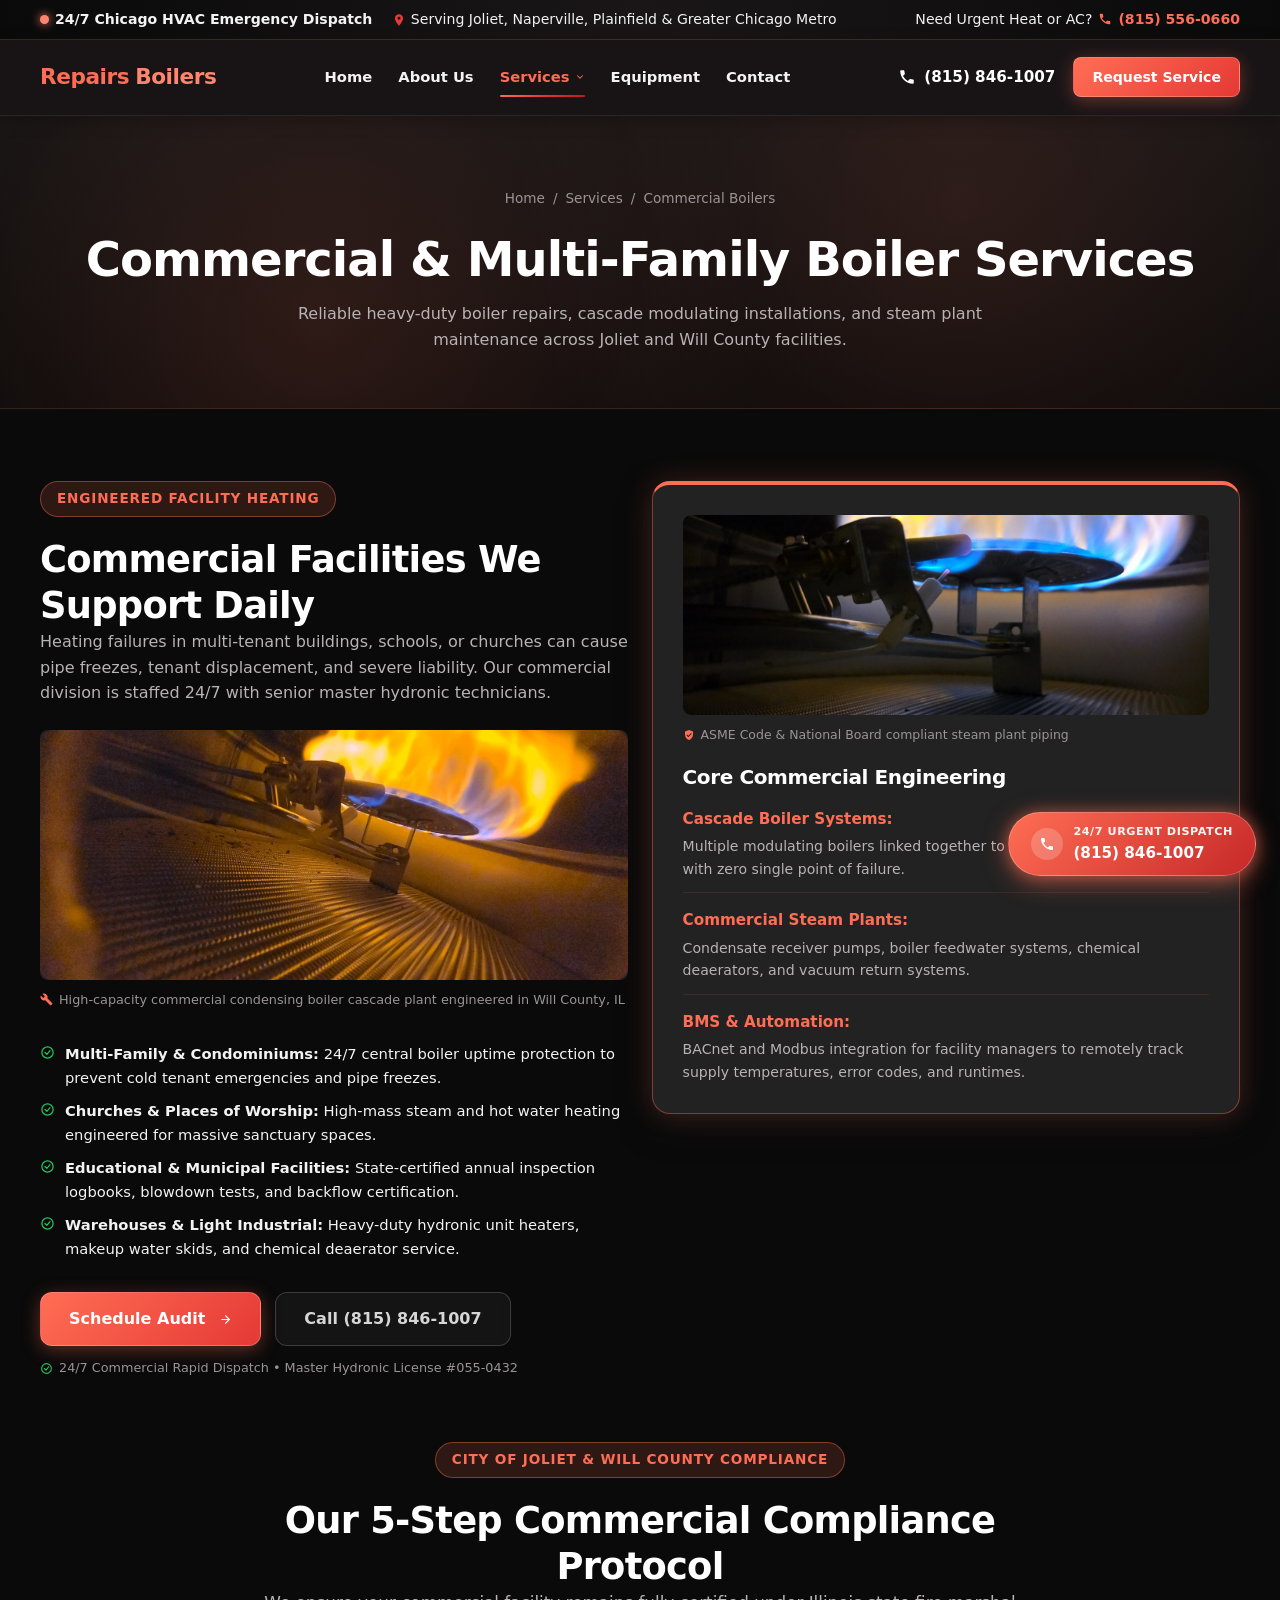
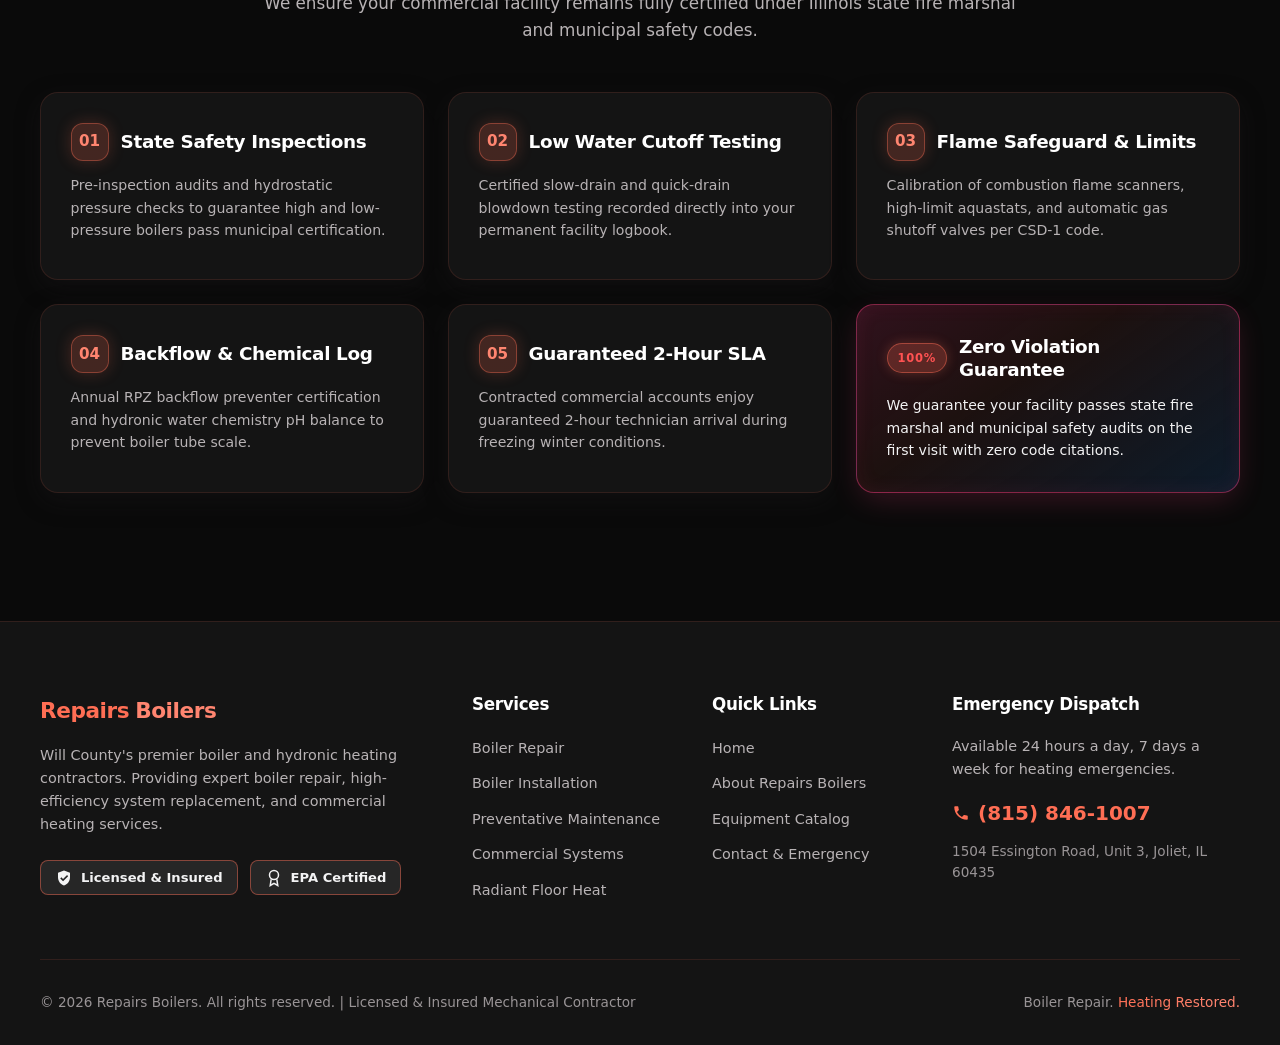
<file: commercial-boilers.html>
<!DOCTYPE html>
<html lang="en">
<head>
  <meta charset="UTF-8">
  <meta name="viewport" content="width=device-width, initial-scale=1.0">
  <title>Commercial & Industrial Boilers | Repairs Boilers Joliet</title>
  <link rel="stylesheet" href="assets/css/style.css">
</head>
<body>

  <aside class="top-bar" aria-label="Emergency Announcement">
    <div class="container top-bar-inner">
      <div class="top-bar-info">
        <div class="top-bar-item">
          <span class="emergency-pulse"></span>
          <strong>24/7 Chicago HVAC Emergency Dispatch</strong>
        </div>
        <div class="top-bar-item">
          <span><svg class="svg-icon" style="color:var(--rich-blue-electric);"><use href="#icon-map-pin"></use></svg> Serving Joliet, Naperville, Plainfield &amp; Greater Chicago Metro</span>
        </div>
      </div>
      <div class="top-bar-item">
        <span>Need Urgent Heat or AC?</span>
        <a href="tel:8155560660" class="top-phone-link" id="topEmergencyCall">
          <svg class="svg-icon"><use href="#icon-phone"></use></svg> (815) 556-0660
        </a>
      </div>
    </div>
  </aside>

    <header class="site-header">
    <div class="container">
      <nav class="navbar">
        <a href="index.html" class="rb-brand">
          <span>Repairs</span><b>Boilers</b>
        </a>

        <ul class="nav-menu">
          <li><a href="index.html" class="nav-link">Home</a></li>
          <li><a href="about.html" class="nav-link">About Us</a></li>
          <li class="nav-item-dropdown">
            <a href="services.html" class="nav-link nav-dropdown-trigger active">Services <svg class="svg-icon nav-chevron" aria-hidden="true"><use href="#icon-chevron-down"></use></svg></a>
            <ul class="dropdown-menu">
              <li><a href="boiler-repair.html" class="dropdown-link">Boiler Repair</a></li>
              <li><a href="boiler-installation.html" class="dropdown-link">Boiler Installation</a></li>
              <li><a href="maintenance.html" class="dropdown-link">Preventative Maintenance</a></li>
              <li><a href="commercial-boilers.html" class="dropdown-link active">Commercial Boilers</a></li>
            </ul>
          </li>
          <li><a href="products.html" class="nav-link">Equipment</a></li>
          <li><a href="contact.html" class="nav-link">Contact</a></li>
        </ul>

        <div class="header-actions">
          <a href="tel:8158461007" class="header-tel">
            <svg class="svg-icon" aria-hidden="true"><use href="#icon-phone"></use></svg>
            (815) 846-1007
          </a>
          <a href="contact.html" class="btn btn-primary btn-sm">Request Service</a>
          <button class="mobile-toggle" aria-label="Toggle menu">
            <svg viewBox="0 0 24 24" fill="none" stroke="currentColor" stroke-width="2"><path d="M3 12h18M3 6h18M3 18h18"/></svg>
          </button>
        </div>
      </nav>
    </div>
  </header>

      <div class="mobile-drawer">
    <a href="index.html" class="mobile-nav-link">Home</a>
    <a href="about.html" class="mobile-nav-link">About Us</a>
    <a href="services.html" class="mobile-nav-link">All Services</a>
    <a href="boiler-repair.html" class="mobile-nav-link mobile-sub-link">Boiler Repair</a>
    <a href="boiler-installation.html" class="mobile-nav-link mobile-sub-link">Boiler Installation</a>
    <a href="maintenance.html" class="mobile-nav-link mobile-sub-link">Maintenance Plans</a>
    <a href="commercial-boilers.html" class="mobile-nav-link mobile-sub-link active">Commercial Boilers</a>
    <a href="products.html" class="mobile-nav-link">Equipment Catalog</a>
    <a href="contact.html" class="mobile-nav-link">Contact &amp; Emergency</a>
    <div class="mobile-drawer-cta">
      <a href="tel:8158461007" class="btn btn-cyan btn-wide">Call (815) 846-1007</a>
      <a href="contact.html" class="btn btn-primary btn-wide">Request Fast Dispatch</a>
    </div>
  </div>

  <main>
    <section class="page-hero">
      <div class="container">
        <div class="breadcrumb">
          <a href="index.html">Home</a> <span>/</span> <a href="services.html">Services</a> <span>/</span> <span>Commercial Boilers</span>
        </div>
        <h1>Commercial & Multi-Family Boiler Services</h1>
        <p style="max-width: 700px; margin: 0 auto; color: var(--text-muted);">
          Reliable heavy-duty boiler repairs, cascade modulating installations, and steam plant maintenance across Joliet and Will County facilities.
        </p>
      </div>
    </section>

    <section style="padding: 4.5rem 0;">
      <div class="container">
        <div class="grid grid-2" style="align-items:start; margin-bottom: 4rem;">
          <div>
            <div class="kicker">Engineered Facility Heating</div>
            <h2>Commercial Facilities We Support Daily</h2>
            <p style="margin-bottom: 1.5rem;">Heating failures in multi-tenant buildings, schools, or churches can cause pipe freezes, tenant displacement, and severe liability. Our commercial division is staffed 24/7 with senior master hydronic technicians.</p>

            <div style="margin-bottom: 2rem;">
              <div class="service-card-thumb" style="height: 250px; margin-bottom: 0.6rem;">
                <img src="assets/images/boiler-img-6.jpg" alt="Commercial boiler room installation" style="border-radius: var(--radius-md);">
              </div>
              <div style="font-size: 0.8rem; color: var(--text-dim); display: flex; align-items: center; gap: 6px;">
                <svg class="svg-icon" style="width: 13px; height: 13px; color: var(--cyan);" aria-hidden="true"><use href="#icon-tools"></use></svg>
                <span>High-capacity commercial condensing boiler cascade plant engineered in Will County, IL</span>
              </div>
            </div>

            <ul class="checklist">
              <li>
                <svg class="svg-icon" style="color:var(--green, #10b981); width:15px; height:15px; flex-shrink:0;" aria-hidden="true"><use href="#icon-check-circle"></use></svg>
                <span><strong>Multi-Family & Condominiums:</strong> 24/7 central boiler uptime protection to prevent cold tenant emergencies and pipe freezes.</span>
              </li>
              <li>
                <svg class="svg-icon" style="color:var(--green, #10b981); width:15px; height:15px; flex-shrink:0;" aria-hidden="true"><use href="#icon-check-circle"></use></svg>
                <span><strong>Churches & Places of Worship:</strong> High-mass steam and hot water heating engineered for massive sanctuary spaces.</span>
              </li>
              <li>
                <svg class="svg-icon" style="color:var(--green, #10b981); width:15px; height:15px; flex-shrink:0;" aria-hidden="true"><use href="#icon-check-circle"></use></svg>
                <span><strong>Educational & Municipal Facilities:</strong> State-certified annual inspection logbooks, blowdown tests, and backflow certification.</span>
              </li>
              <li>
                <svg class="svg-icon" style="color:var(--green, #10b981); width:15px; height:15px; flex-shrink:0;" aria-hidden="true"><use href="#icon-check-circle"></use></svg>
                <span><strong>Warehouses & Light Industrial:</strong> Heavy-duty hydronic unit heaters, makeup water skids, and chemical deaerator service.</span>
              </li>
            </ul>

            <div style="margin-top: 2rem;">
              <div class="hero-actions" style="margin-bottom: 0.75rem;">
                <a href="contact.html" class="btn btn-primary"><span>Schedule Audit </span><svg class="svg-icon" style="width:13px; height:13px; margin-left:4px;" aria-hidden="true"><use href="#icon-arrow-right"></use></svg></a>
                <a href="tel:8158461007" class="btn btn-outline" style="border-color: rgba(255,255,255,0.2); color: var(--text-light); opacity: 0.88;">Call (815) 846-1007</a>
              </div>
              <div style="font-size: 0.8rem; color: var(--text-dim); display:flex; align-items:center; gap:6px;">
                <svg class="svg-icon" style="color:var(--green, #10b981); width:13px; height:13px;" aria-hidden="true"><use href="#icon-check-circle"></use></svg>
                <span>24/7 Commercial Rapid Dispatch • Master Hydronic License #055-0432</span>
              </div>
            </div>
          </div>

          <div style="position: sticky; top: 96px;">
            <div class="card card-highlight">
              <div class="service-card-thumb" style="height: 200px; margin-bottom: 0.6rem;">
                <img src="assets/images/boiler-img-5.jpg" alt="Commercial boiler chemical water treatment and piping" style="border-radius: var(--radius-sm);">
              </div>
              <div style="font-size: 0.78rem; color: var(--text-dim); display: flex; align-items: center; gap: 6px; margin-bottom: 1.25rem;">
                <svg class="svg-icon" style="width: 12px; height: 12px; color: var(--cyan);" aria-hidden="true"><use href="#icon-shield"></use></svg>
                <span>ASME Code & National Board compliant steam plant piping</span>
              </div>
              <h3 style="font-size: 1.25rem; margin-bottom: 1rem;">Core Commercial Engineering</h3>
              <div style="display:flex; flex-direction:column; gap:14px;">
                <div style="padding-bottom:12px; border-bottom:1px solid var(--line);">
                  <strong style="color:var(--cyan); font-size: 0.95rem;">Cascade Boiler Systems:</strong>
                  <p style="font-size:0.88rem; margin:4px 0 0 0;">Multiple modulating boilers linked together to scale output dynamically with zero single point of failure.</p>
                </div>
                <div style="padding-bottom:12px; border-bottom:1px solid var(--line);">
                  <strong style="color:var(--cyan); font-size: 0.95rem;">Commercial Steam Plants:</strong>
                  <p style="font-size:0.88rem; margin:4px 0 0 0;">Condensate receiver pumps, boiler feedwater systems, chemical deaerators, and vacuum return systems.</p>
                </div>
                <div>
                  <strong style="color:var(--cyan); font-size: 0.95rem;">BMS & Automation:</strong>
                  <p style="font-size:0.88rem; margin:4px 0 0 0;">BACnet and Modbus integration for facility managers to remotely track supply temperatures, error codes, and runtimes.</p>
                </div>
              </div>
            </div>
          </div>
        </div>

        <div class="section-header" style="margin-top: 4rem;">
          <div class="kicker">City of Joliet & Will County Compliance</div>
          <h2>Our 5-Step Commercial Compliance Protocol</h2>
          <p>We ensure your commercial facility remains fully certified under Illinois state fire marshal and municipal safety codes.</p>
        </div>

        <div class="grid grid-3-col" style="margin-bottom: 3.5rem;">
          <div class="card">
            <div class="card-header-inline">
              <div class="icon-box">01</div>
              <h4>State Safety Inspections</h4>
            </div>
            <p style="font-size:0.88rem;">Pre-inspection audits and hydrostatic pressure checks to guarantee high and low-pressure boilers pass municipal certification.</p>
          </div>
          <div class="card">
            <div class="card-header-inline">
              <div class="icon-box">02</div>
              <h4>Low Water Cutoff Testing</h4>
            </div>
            <p style="font-size:0.88rem;">Certified slow-drain and quick-drain blowdown testing recorded directly into your permanent facility logbook.</p>
          </div>
          <div class="card">
            <div class="card-header-inline">
              <div class="icon-box">03</div>
              <h4>Flame Safeguard & Limits</h4>
            </div>
            <p style="font-size:0.88rem;">Calibration of combustion flame scanners, high-limit aquastats, and automatic gas shutoff valves per CSD-1 code.</p>
          </div>
          <div class="card">
            <div class="card-header-inline">
              <div class="icon-box">04</div>
              <h4>Backflow & Chemical Log</h4>
            </div>
            <p style="font-size:0.88rem;">Annual RPZ backflow preventer certification and hydronic water chemistry pH balance to prevent boiler tube scale.</p>
          </div>
          <div class="card">
            <div class="card-header-inline">
              <div class="icon-box">05</div>
              <h4>Guaranteed 2-Hour SLA</h4>
            </div>
            <p style="font-size:0.88rem;">Contracted commercial accounts enjoy guaranteed 2-hour technician arrival during freezing winter conditions.</p>
          </div>
          <div class="card" style="background: linear-gradient(145deg, rgba(255, 63, 132, 0.16) 0%, rgba(255, 101, 80, 0.08) 40%, rgba(13, 28, 43, 0.98) 100%); border: 1px solid rgba(255, 63, 132, 0.45); box-shadow: 0 10px 30px -5px rgba(255, 63, 132, 0.2), 0 0 20px rgba(255, 63, 132, 0.08) inset;">
            <div class="card-header-inline">
              <span class="badge badge-pink" style="font-size: 0.72rem; font-weight: 800; letter-spacing: 0.06em; padding: 5px 10px; text-transform: uppercase; flex-shrink: 0;">100%</span>
              <h4>Zero Violation Guarantee</h4>
            </div>
            <p style="font-size:0.88rem; color:var(--text-light);">We guarantee your facility passes state fire marshal and municipal safety audits on the first visit with zero code citations.</p>
          </div>
        </div>
      </div>
    </section>
  </main>

  <footer class="site-footer">
    <div class="container">
      <div class="footer-grid">
        <div class="footer-col">
          <a href="index.html" class="rb-brand" style="margin-bottom: 1rem;">
            <span>Repairs</span><b>Boilers</b>
          </a>
          <p style="font-size:0.9rem; line-height:1.6; margin-bottom:1.5rem;">
            Will County's premier boiler and hydronic heating contractors. Providing expert boiler repair, high-efficiency system replacement, and commercial heating services.
          </p>
          <div class="trust-tags">
            <span class="trust-tag">
              <svg class="svg-icon" aria-hidden="true"><use href="#icon-shield"></use></svg>
              Licensed &amp; Insured
            </span>
            <span class="trust-tag">
              <svg class="svg-icon" aria-hidden="true"><use href="#icon-award"></use></svg>
              EPA Certified
            </span>
          </div>
        </div>

        <div class="footer-col">
          <h4>Services</h4>
          <ul class="footer-links">
            <li><a href="boiler-repair.html">Boiler Repair</a></li>
            <li><a href="boiler-installation.html">Boiler Installation</a></li>
            <li><a href="maintenance.html">Preventative Maintenance</a></li>
            <li><a href="commercial-boilers.html">Commercial Systems</a></li>
            <li><a href="products.html">Radiant Floor Heat</a></li>
          </ul>
        </div>

        <div class="footer-col">
          <h4>Quick Links</h4>
          <ul class="footer-links">
            <li><a href="index.html">Home</a></li>
            <li><a href="about.html">About Repairs Boilers</a></li>
            <li><a href="products.html">Equipment Catalog</a></li>
            <li><a href="contact.html">Contact &amp; Emergency</a></li>
          </ul>
        </div>

        <div class="footer-col">
          <h4>Emergency Dispatch</h4>
          <p style="font-size:0.9rem; margin-bottom:1rem;">Available 24 hours a day, 7 days a week for heating emergencies.</p>
          <a href="tel:8158461007" style="font-size:1.25rem; font-weight:900; color:var(--cyan); display:flex; align-items:center; gap:8px; margin-bottom:0.75rem;">
            <svg class="svg-icon" aria-hidden="true"><use href="#icon-phone"></use></svg>
            (815) 846-1007
          </a>
          <p style="font-size:0.85rem; color:var(--text-dim);">1504 Essington Road, Unit 3, Joliet, IL 60435</p>
        </div>
      </div>

      <div class="footer-bottom">
        <span>&copy; 2026 Repairs Boilers. All rights reserved. | Licensed &amp; Insured Mechanical Contractor</span>
        <span>Boiler Repair. <span class="gradient-text">Heating Restored.</span></span>
      </div>
    </div>
  </footer>

  <a href="tel:8158461007" class="floating-hotline" id="floatingHotline" aria-label="Call 24/7 Urgent Dispatch">
    <span class="floating-hotline-icon">
      <svg class="svg-icon" aria-hidden="true"><use href="#icon-phone"></use></svg>
    </span>
    <span>
      <span style="font-size: 0.7rem; letter-spacing: 0.05em; display: block; opacity: 0.95;">24/7 URGENT DISPATCH</span>
      <strong style="font-size: 0.95rem;">(815) 846-1007</strong>
    </span>
  </a>

  <script src="assets/js/icons.js"></script>
  <script src="assets/js/navigation.js"></script>
  <script src="assets/js/accordion.js"></script>
  <script src="assets/js/forms.js"></script>
  <script src="assets/js/main.js"></script>
</body>
</html>
</file>
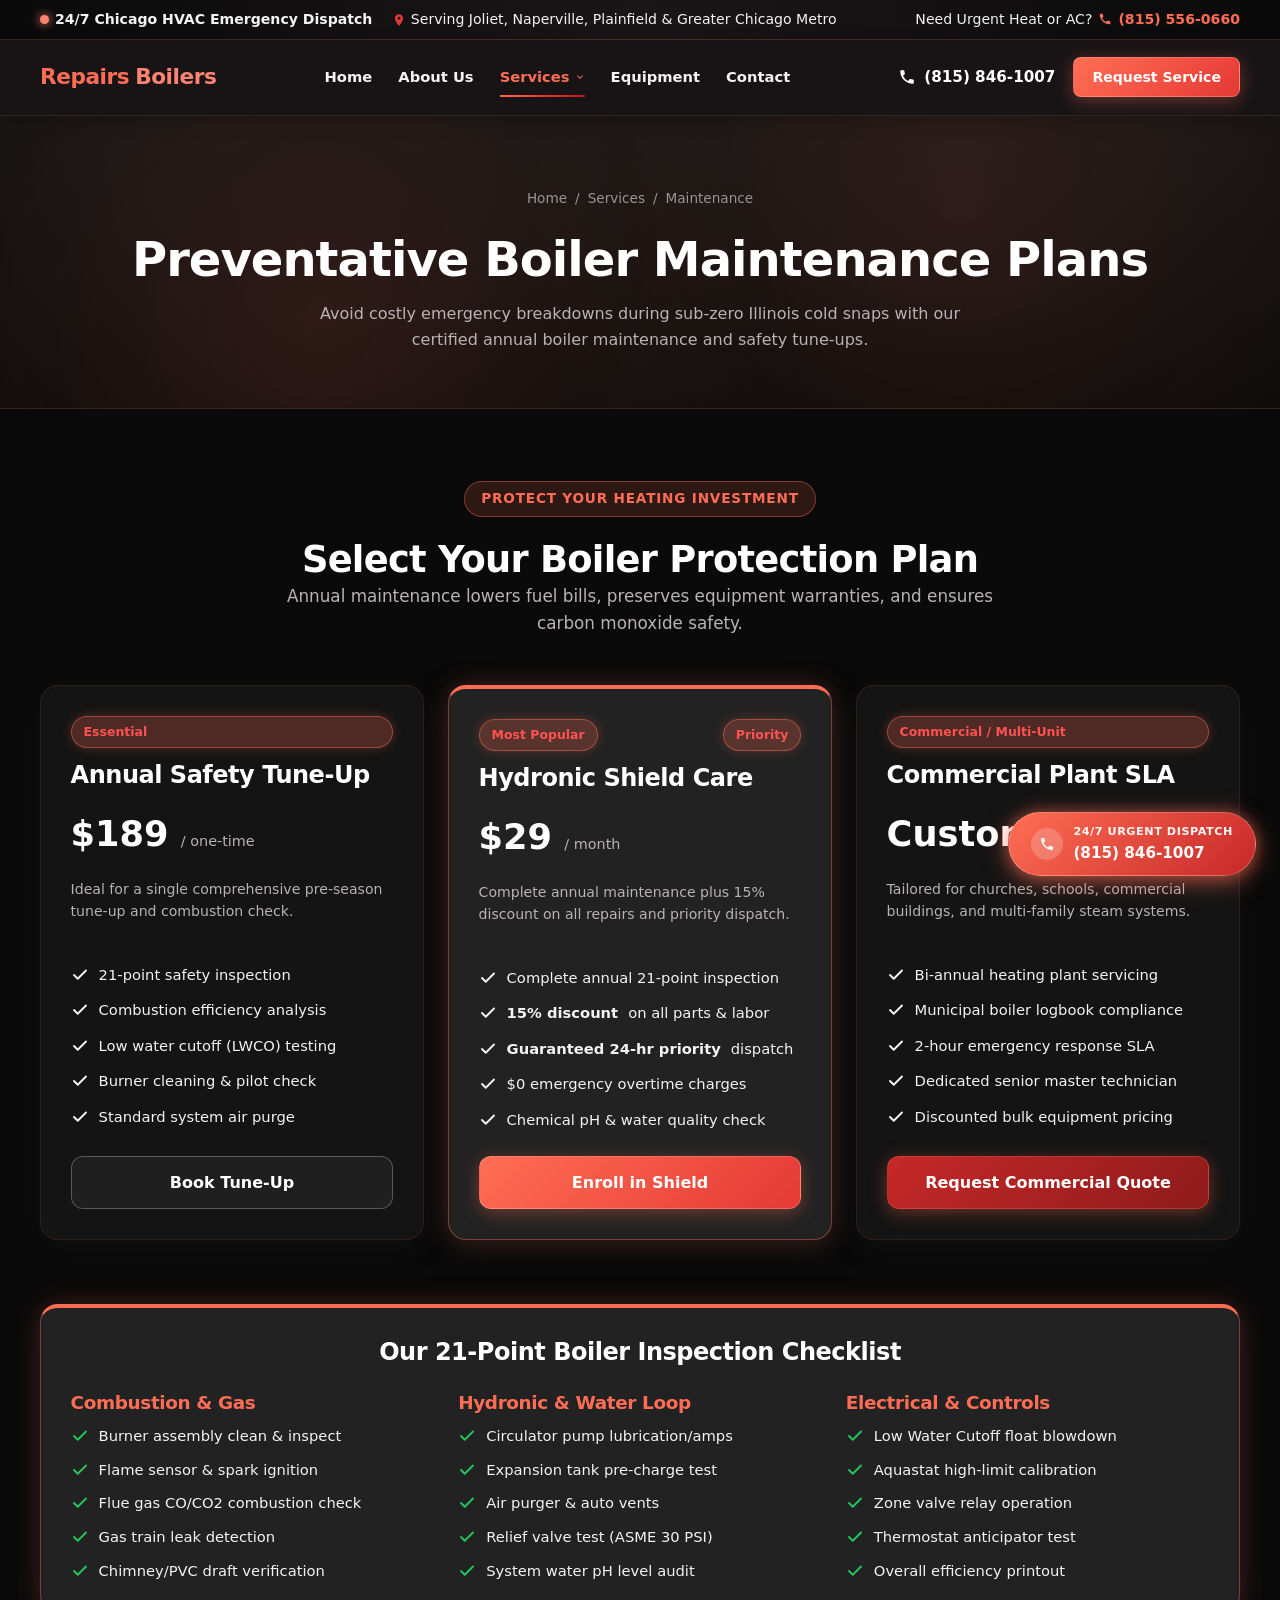
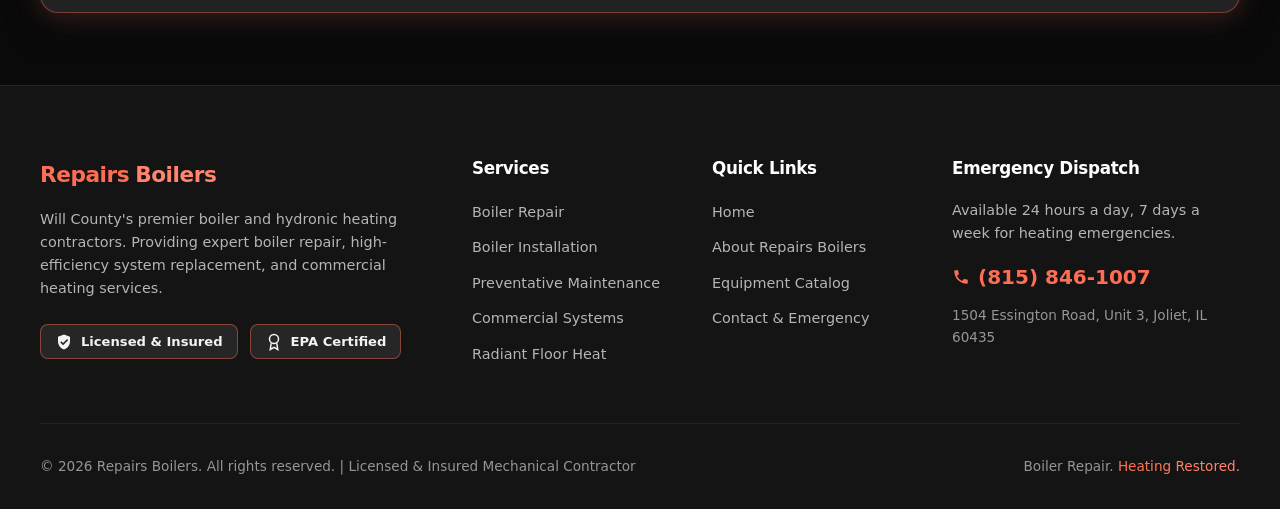
<file: maintenance.html>
<!DOCTYPE html>
<html lang="en">
<head>
  <meta charset="UTF-8">
  <meta name="viewport" content="width=device-width, initial-scale=1.0">
  <title>Preventative Boiler Maintenance Plans | Repairs Boilers Joliet</title>
  <link rel="stylesheet" href="assets/css/style.css">
</head>
<body>

  <aside class="top-bar" aria-label="Emergency Announcement">
    <div class="container top-bar-inner">
      <div class="top-bar-info">
        <div class="top-bar-item">
          <span class="emergency-pulse"></span>
          <strong>24/7 Chicago HVAC Emergency Dispatch</strong>
        </div>
        <div class="top-bar-item">
          <span><svg class="svg-icon" style="color:var(--rich-blue-electric);"><use href="#icon-map-pin"></use></svg> Serving Joliet, Naperville, Plainfield &amp; Greater Chicago Metro</span>
        </div>
      </div>
      <div class="top-bar-item">
        <span>Need Urgent Heat or AC?</span>
        <a href="tel:8155560660" class="top-phone-link" id="topEmergencyCall">
          <svg class="svg-icon"><use href="#icon-phone"></use></svg> (815) 556-0660
        </a>
      </div>
    </div>
  </aside>

    <header class="site-header">
    <div class="container">
      <nav class="navbar">
        <a href="index.html" class="rb-brand">
          <span>Repairs</span><b>Boilers</b>
        </a>

        <ul class="nav-menu">
          <li><a href="index.html" class="nav-link">Home</a></li>
          <li><a href="about.html" class="nav-link">About Us</a></li>
          <li class="nav-item-dropdown">
            <a href="services.html" class="nav-link nav-dropdown-trigger active">Services <svg class="svg-icon nav-chevron" aria-hidden="true"><use href="#icon-chevron-down"></use></svg></a>
            <ul class="dropdown-menu">
              <li><a href="boiler-repair.html" class="dropdown-link">Boiler Repair</a></li>
              <li><a href="boiler-installation.html" class="dropdown-link">Boiler Installation</a></li>
              <li><a href="maintenance.html" class="dropdown-link active">Preventative Maintenance</a></li>
              <li><a href="commercial-boilers.html" class="dropdown-link">Commercial Boilers</a></li>
            </ul>
          </li>
          <li><a href="products.html" class="nav-link">Equipment</a></li>
          <li><a href="contact.html" class="nav-link">Contact</a></li>
        </ul>

        <div class="header-actions">
          <a href="tel:8158461007" class="header-tel">
            <svg class="svg-icon" aria-hidden="true"><use href="#icon-phone"></use></svg>
            (815) 846-1007
          </a>
          <a href="contact.html" class="btn btn-primary btn-sm">Request Service</a>
          <button class="mobile-toggle" aria-label="Toggle menu">
            <svg viewBox="0 0 24 24" fill="none" stroke="currentColor" stroke-width="2"><path d="M3 12h18M3 6h18M3 18h18"/></svg>
          </button>
        </div>
      </nav>
    </div>
  </header>

      <div class="mobile-drawer">
    <a href="index.html" class="mobile-nav-link">Home</a>
    <a href="about.html" class="mobile-nav-link">About Us</a>
    <a href="services.html" class="mobile-nav-link">All Services</a>
    <a href="boiler-repair.html" class="mobile-nav-link mobile-sub-link">Boiler Repair</a>
    <a href="boiler-installation.html" class="mobile-nav-link mobile-sub-link">Boiler Installation</a>
    <a href="maintenance.html" class="mobile-nav-link mobile-sub-link active">Maintenance Plans</a>
    <a href="commercial-boilers.html" class="mobile-nav-link mobile-sub-link">Commercial Boilers</a>
    <a href="products.html" class="mobile-nav-link">Equipment Catalog</a>
    <a href="contact.html" class="mobile-nav-link">Contact &amp; Emergency</a>
    <div class="mobile-drawer-cta">
      <a href="tel:8158461007" class="btn btn-cyan btn-wide">Call (815) 846-1007</a>
      <a href="contact.html" class="btn btn-primary btn-wide">Request Fast Dispatch</a>
    </div>
  </div>

  <main>
    <section class="page-hero">
      <div class="container">
        <div class="breadcrumb">
          <a href="index.html">Home</a> <span>/</span> <a href="services.html">Services</a> <span>/</span> <span>Maintenance</span>
        </div>
        <h1>Preventative Boiler Maintenance Plans</h1>
        <p style="max-width: 700px; margin: 0 auto; color: var(--text-muted);">
          Avoid costly emergency breakdowns during sub-zero Illinois cold snaps with our certified annual boiler maintenance and safety tune-ups.
        </p>
      </div>
    </section>

    <section style="padding: 4.5rem 0;">
      <div class="container">
        <div class="section-header">
          <div class="kicker">Protect Your Heating Investment</div>
          <h2>Select Your Boiler Protection Plan</h2>
          <p>Annual maintenance lowers fuel bills, preserves equipment warranties, and ensures carbon monoxide safety.</p>
        </div>

        <div class="grid grid-3" style="margin-bottom: 4rem;">

          <div class="card plan-card">
            <span class="badge">Essential</span>
            <h3 style="margin-top: 0.75rem;">Annual Safety Tune-Up</h3>
            <div class="plan-price">$189 <span>/ one-time</span></div>
            <p style="font-size:0.88rem;">Ideal for a single comprehensive pre-season tune-up and combustion check.</p>

            <ul class="plan-features">
              <li><svg class="svg-icon"><use href="#icon-check"></use></svg> 21-point safety inspection</li>
              <li><svg class="svg-icon"><use href="#icon-check"></use></svg> Combustion efficiency analysis</li>
              <li><svg class="svg-icon"><use href="#icon-check"></use></svg> Low water cutoff (LWCO) testing</li>
              <li><svg class="svg-icon"><use href="#icon-check"></use></svg> Burner cleaning & pilot check</li>
              <li><svg class="svg-icon"><use href="#icon-check"></use></svg> Standard system air purge</li>
            </ul>

            <a href="contact.html?plan=tuneup" class="btn btn-outline btn-wide" style="margin-top:auto;">Book Tune-Up</a>
          </div>

          <div class="card plan-card card-highlight">
            <div style="display:flex; justify-content:space-between; align-items:center;">
              <span class="badge badge-pink">Most Popular</span>
              <span class="badge">Priority</span>
            </div>
            <h3 style="margin-top: 0.75rem;">Hydronic Shield Care</h3>
            <div class="plan-price">$29 <span>/ month</span></div>
            <p style="font-size:0.88rem;">Complete annual maintenance plus 15% discount on all repairs and priority dispatch.</p>

            <ul class="plan-features">
              <li><svg class="svg-icon"><use href="#icon-check"></use></svg> Complete annual 21-point inspection</li>
              <li><svg class="svg-icon"><use href="#icon-check"></use></svg> <strong>15% discount</strong> on all parts & labor</li>
              <li><svg class="svg-icon"><use href="#icon-check"></use></svg> <strong>Guaranteed 24-hr priority</strong> dispatch</li>
              <li><svg class="svg-icon"><use href="#icon-check"></use></svg> $0 emergency overtime charges</li>
              <li><svg class="svg-icon"><use href="#icon-check"></use></svg> Chemical pH & water quality check</li>
            </ul>

            <a href="contact.html?plan=shield" class="btn btn-primary btn-wide" style="margin-top:auto;">Enroll in Shield</a>
          </div>

          <div class="card plan-card">
            <span class="badge">Commercial / Multi-Unit</span>
            <h3 style="margin-top: 0.75rem;">Commercial Plant SLA</h3>
            <div class="plan-price">Custom <span>/ facility</span></div>
            <p style="font-size:0.88rem;">Tailored for churches, schools, commercial buildings, and multi-family steam systems.</p>

            <ul class="plan-features">
              <li><svg class="svg-icon"><use href="#icon-check"></use></svg> Bi-annual heating plant servicing</li>
              <li><svg class="svg-icon"><use href="#icon-check"></use></svg> Municipal boiler logbook compliance</li>
              <li><svg class="svg-icon"><use href="#icon-check"></use></svg> 2-hour emergency response SLA</li>
              <li><svg class="svg-icon"><use href="#icon-check"></use></svg> Dedicated senior master technician</li>
              <li><svg class="svg-icon"><use href="#icon-check"></use></svg> Discounted bulk equipment pricing</li>
            </ul>

            <a href="contact.html?plan=commercial" class="btn btn-cyan btn-wide" style="margin-top:auto;">Request Commercial Quote</a>
          </div>
        </div>

        <div class="card card-highlight">
          <h3 style="margin-bottom: 1.5rem; text-align:center;">Our 21-Point Boiler Inspection Checklist</h3>
          <div class="grid grid-3">
            <div>
              <h4 style="color:var(--cyan); margin-bottom:10px;">Combustion & Gas</h4>
              <ul class="checklist" style="margin:0;">
                <li><svg class="svg-icon"><use href="#icon-check"></use></svg> Burner assembly clean & inspect</li>
                <li><svg class="svg-icon"><use href="#icon-check"></use></svg> Flame sensor & spark ignition</li>
                <li><svg class="svg-icon"><use href="#icon-check"></use></svg> Flue gas CO/CO2 combustion check</li>
                <li><svg class="svg-icon"><use href="#icon-check"></use></svg> Gas train leak detection</li>
                <li><svg class="svg-icon"><use href="#icon-check"></use></svg> Chimney/PVC draft verification</li>
              </ul>
            </div>
            <div>
              <h4 style="color:var(--cyan); margin-bottom:10px;">Hydronic & Water Loop</h4>
              <ul class="checklist" style="margin:0;">
                <li><svg class="svg-icon"><use href="#icon-check"></use></svg> Circulator pump lubrication/amps</li>
                <li><svg class="svg-icon"><use href="#icon-check"></use></svg> Expansion tank pre-charge test</li>
                <li><svg class="svg-icon"><use href="#icon-check"></use></svg> Air purger & auto vents</li>
                <li><svg class="svg-icon"><use href="#icon-check"></use></svg> Relief valve test (ASME 30 PSI)</li>
                <li><svg class="svg-icon"><use href="#icon-check"></use></svg> System water pH level audit</li>
              </ul>
            </div>
            <div>
              <h4 style="color:var(--cyan); margin-bottom:10px;">Electrical & Controls</h4>
              <ul class="checklist" style="margin:0;">
                <li><svg class="svg-icon"><use href="#icon-check"></use></svg> Low Water Cutoff float blowdown</li>
                <li><svg class="svg-icon"><use href="#icon-check"></use></svg> Aquastat high-limit calibration</li>
                <li><svg class="svg-icon"><use href="#icon-check"></use></svg> Zone valve relay operation</li>
                <li><svg class="svg-icon"><use href="#icon-check"></use></svg> Thermostat anticipator test</li>
                <li><svg class="svg-icon"><use href="#icon-check"></use></svg> Overall efficiency printout</li>
              </ul>
            </div>
          </div>
        </div>
      </div>
    </section>
  </main>

  <footer class="site-footer">
    <div class="container">
      <div class="footer-grid">
        <div class="footer-col">
          <a href="index.html" class="rb-brand" style="margin-bottom: 1rem;">
            <span>Repairs</span><b>Boilers</b>
          </a>
          <p style="font-size:0.9rem; line-height:1.6; margin-bottom:1.5rem;">
            Will County's premier boiler and hydronic heating contractors. Providing expert boiler repair, high-efficiency system replacement, and commercial heating services.
          </p>
          <div class="trust-tags">
            <span class="trust-tag">
              <svg class="svg-icon" aria-hidden="true"><use href="#icon-shield"></use></svg>
              Licensed &amp; Insured
            </span>
            <span class="trust-tag">
              <svg class="svg-icon" aria-hidden="true"><use href="#icon-award"></use></svg>
              EPA Certified
            </span>
          </div>
        </div>

        <div class="footer-col">
          <h4>Services</h4>
          <ul class="footer-links">
            <li><a href="boiler-repair.html">Boiler Repair</a></li>
            <li><a href="boiler-installation.html">Boiler Installation</a></li>
            <li><a href="maintenance.html">Preventative Maintenance</a></li>
            <li><a href="commercial-boilers.html">Commercial Systems</a></li>
            <li><a href="products.html">Radiant Floor Heat</a></li>
          </ul>
        </div>

        <div class="footer-col">
          <h4>Quick Links</h4>
          <ul class="footer-links">
            <li><a href="index.html">Home</a></li>
            <li><a href="about.html">About Repairs Boilers</a></li>
            <li><a href="products.html">Equipment Catalog</a></li>
            <li><a href="contact.html">Contact &amp; Emergency</a></li>
          </ul>
        </div>

        <div class="footer-col">
          <h4>Emergency Dispatch</h4>
          <p style="font-size:0.9rem; margin-bottom:1rem;">Available 24 hours a day, 7 days a week for heating emergencies.</p>
          <a href="tel:8158461007" style="font-size:1.25rem; font-weight:900; color:var(--cyan); display:flex; align-items:center; gap:8px; margin-bottom:0.75rem;">
            <svg class="svg-icon" aria-hidden="true"><use href="#icon-phone"></use></svg>
            (815) 846-1007
          </a>
          <p style="font-size:0.85rem; color:var(--text-dim);">1504 Essington Road, Unit 3, Joliet, IL 60435</p>
        </div>
      </div>

      <div class="footer-bottom">
        <span>&copy; 2026 Repairs Boilers. All rights reserved. | Licensed &amp; Insured Mechanical Contractor</span>
        <span>Boiler Repair. <span class="gradient-text">Heating Restored.</span></span>
      </div>
    </div>
  </footer>

  <a href="tel:8158461007" class="floating-hotline" id="floatingHotline" aria-label="Call 24/7 Urgent Dispatch">
    <span class="floating-hotline-icon">
      <svg class="svg-icon" aria-hidden="true"><use href="#icon-phone"></use></svg>
    </span>
    <span>
      <span style="font-size: 0.7rem; letter-spacing: 0.05em; display: block; opacity: 0.95;">24/7 URGENT DISPATCH</span>
      <strong style="font-size: 0.95rem;">(815) 846-1007</strong>
    </span>
  </a>

  <script src="assets/js/icons.js"></script>
  <script src="assets/js/navigation.js"></script>
  <script src="assets/js/accordion.js"></script>
  <script src="assets/js/forms.js"></script>
  <script src="assets/js/main.js"></script>
</body>
</html>
</file>
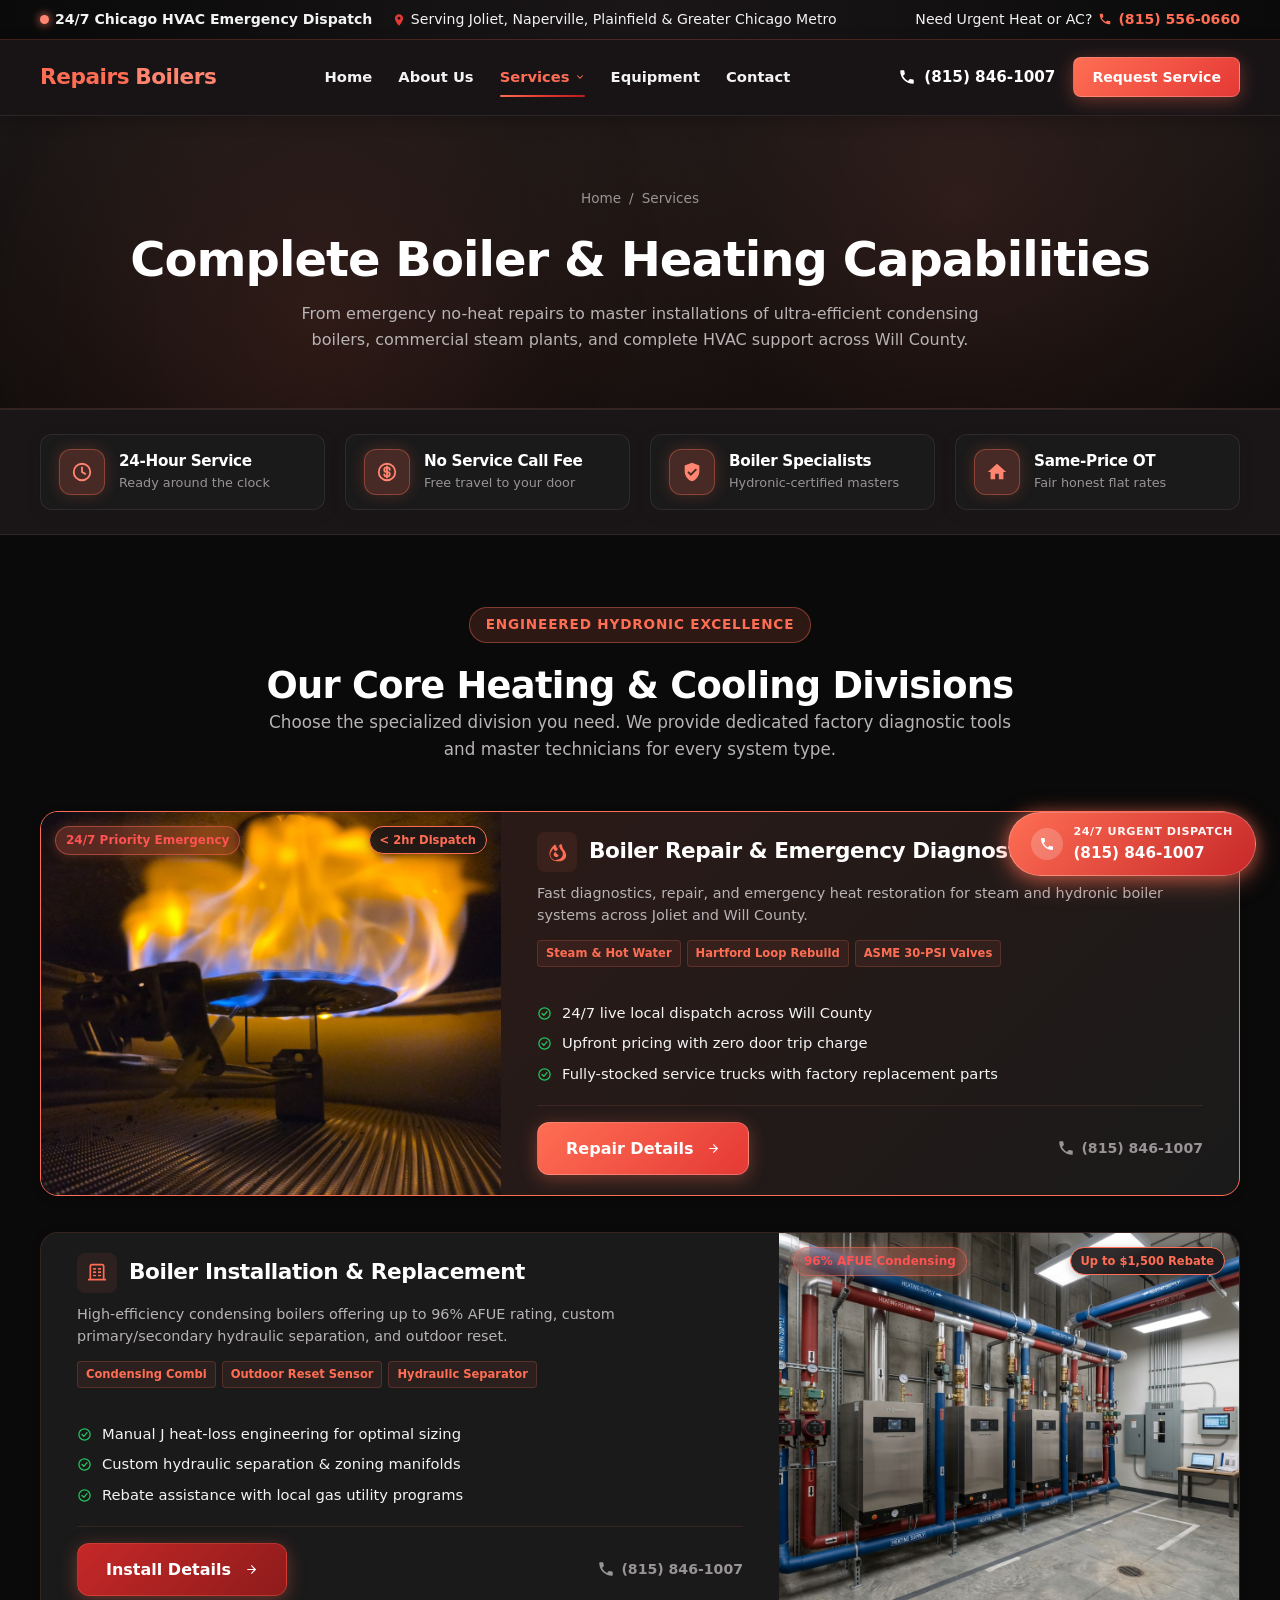
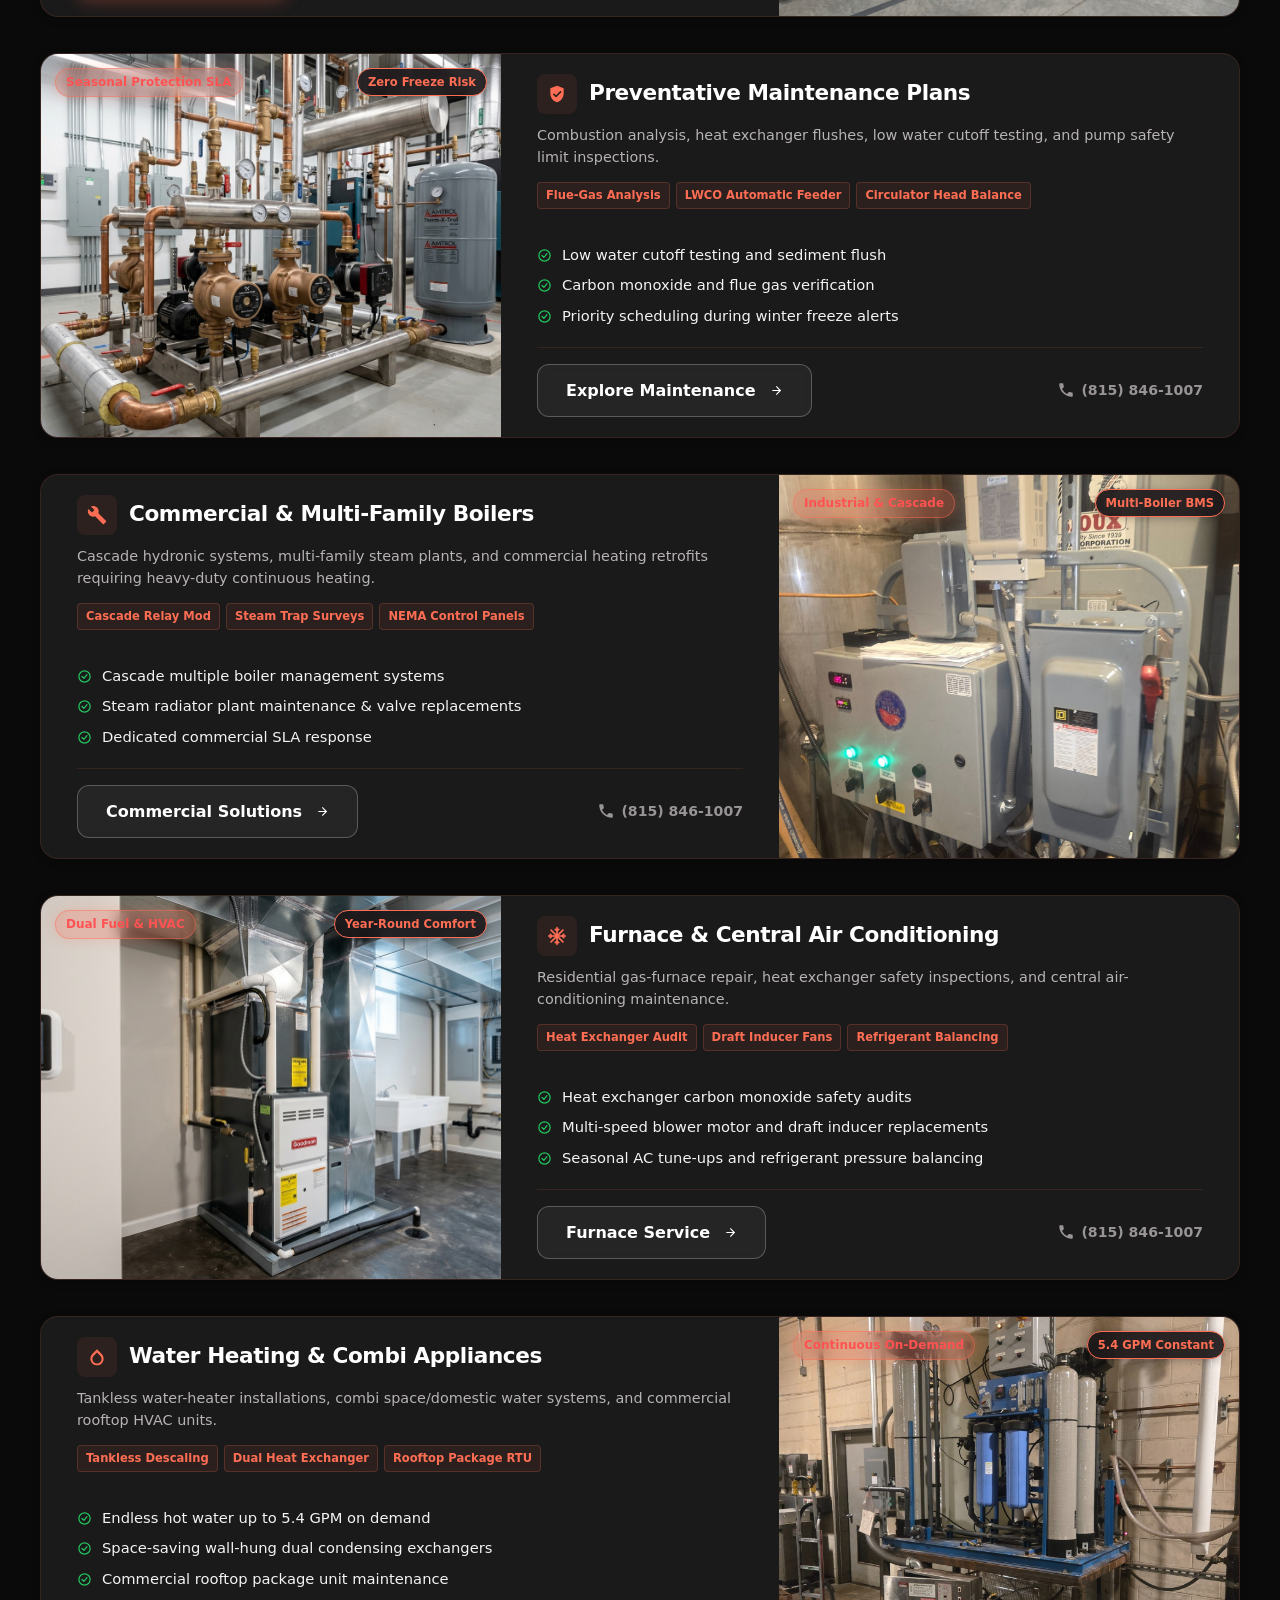
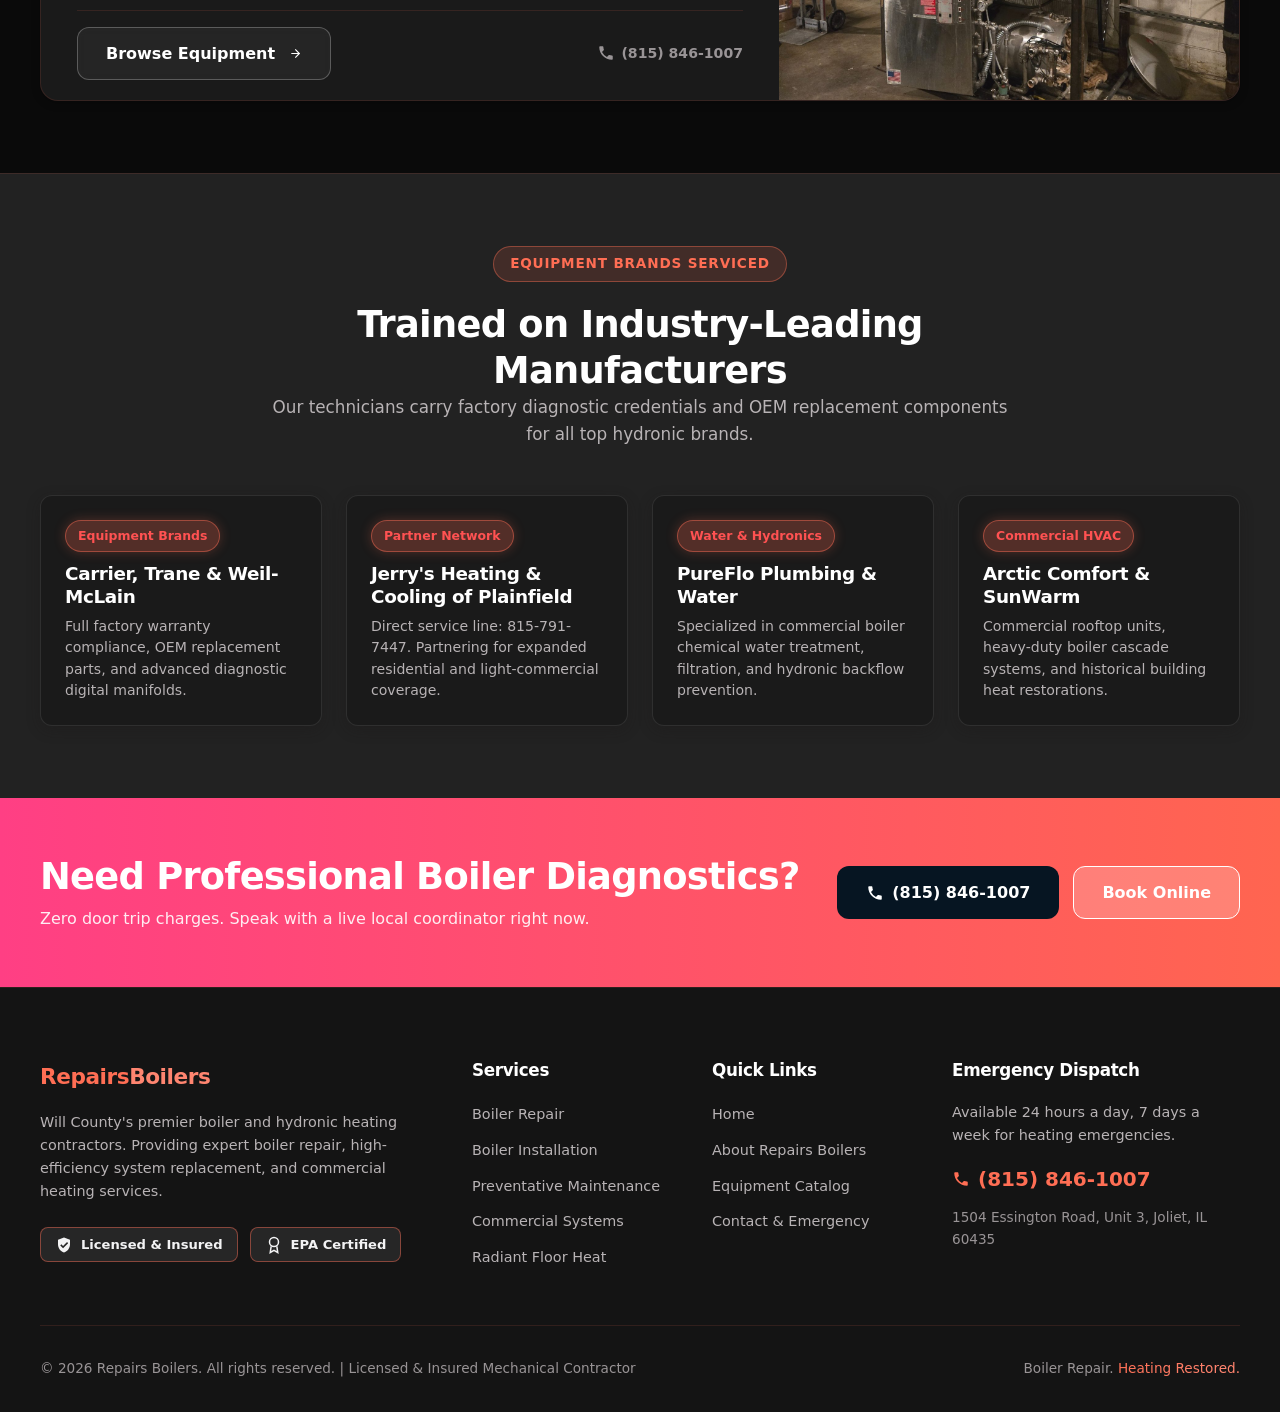
<file: services.html>
<!DOCTYPE html>
<html lang="en">
<head>
  <meta charset="UTF-8">
  <meta name="viewport" content="width=device-width, initial-scale=1.0">
  <title>All Boiler & Heating Services | Repairs Boilers Joliet</title>
  <link rel="stylesheet" href="assets/css/style.css">
</head>
<body>

  <aside class="top-bar" aria-label="Emergency Announcement">
    <div class="container top-bar-inner">
      <div class="top-bar-info">
        <div class="top-bar-item">
          <span class="emergency-pulse"></span>
          <strong>24/7 Chicago HVAC Emergency Dispatch</strong>
        </div>
        <div class="top-bar-item">
          <span><svg class="svg-icon" style="color:var(--rich-blue-electric);"><use href="#icon-map-pin"></use></svg> Serving Joliet, Naperville, Plainfield &amp; Greater Chicago Metro</span>
        </div>
      </div>
      <div class="top-bar-item">
        <span>Need Urgent Heat or AC?</span>
        <a href="tel:8155560660" class="top-phone-link" id="topEmergencyCall">
          <svg class="svg-icon"><use href="#icon-phone"></use></svg> (815) 556-0660
        </a>
      </div>
    </div>
  </aside>

    <header class="site-header">
    <div class="container">
      <nav class="navbar">
        <a href="index.html" class="rb-brand">
          <span>Repairs</span><b>Boilers</b>
        </a>

        <ul class="nav-menu">
          <li><a href="index.html" class="nav-link">Home</a></li>
          <li><a href="about.html" class="nav-link">About Us</a></li>
          <li class="nav-item-dropdown">
            <a href="services.html" class="nav-link nav-dropdown-trigger active">Services <svg class="svg-icon nav-chevron" aria-hidden="true"><use href="#icon-chevron-down"></use></svg></a>
            <ul class="dropdown-menu">
              <li><a href="boiler-repair.html" class="dropdown-link">Boiler Repair</a></li>
              <li><a href="boiler-installation.html" class="dropdown-link">Boiler Installation</a></li>
              <li><a href="maintenance.html" class="dropdown-link">Preventative Maintenance</a></li>
              <li><a href="commercial-boilers.html" class="dropdown-link">Commercial Boilers</a></li>
            </ul>
          </li>
          <li><a href="products.html" class="nav-link">Equipment</a></li>
          <li><a href="contact.html" class="nav-link">Contact</a></li>
        </ul>

        <div class="header-actions">
          <a href="tel:8158461007" class="header-tel">
            <svg class="svg-icon" aria-hidden="true"><use href="#icon-phone"></use></svg>
            (815) 846-1007
          </a>
          <a href="contact.html" class="btn btn-primary btn-sm">Request Service</a>
          <button class="mobile-toggle" aria-label="Toggle menu">
            <svg viewBox="0 0 24 24" fill="none" stroke="currentColor" stroke-width="2"><path d="M3 12h18M3 6h18M3 18h18"/></svg>
          </button>
        </div>
      </nav>
    </div>
  </header>

    <div class="mobile-drawer">
    <a href="index.html" class="mobile-nav-link">Home</a>
    <a href="about.html" class="mobile-nav-link">About Us</a>
    <a href="services.html" class="mobile-nav-link active">All Services</a>
    <a href="boiler-repair.html" class="mobile-nav-link mobile-sub-link">Boiler Repair</a>
    <a href="boiler-installation.html" class="mobile-nav-link mobile-sub-link">Boiler Installation</a>
    <a href="maintenance.html" class="mobile-nav-link mobile-sub-link">Maintenance Plans</a>
    <a href="commercial-boilers.html" class="mobile-nav-link mobile-sub-link">Commercial Boilers</a>
    <a href="products.html" class="mobile-nav-link">Equipment Catalog</a>
    <a href="contact.html" class="mobile-nav-link">Contact &amp; Emergency</a>
    <div class="mobile-drawer-cta">
      <a href="tel:8158461007" class="btn btn-cyan btn-wide">Call (815) 846-1007</a>
      <a href="contact.html" class="btn btn-primary btn-wide">Request Fast Dispatch</a>
    </div>
  </div>

  <main>
    <section class="page-hero">
      <div class="container">
        <div class="breadcrumb">
          <a href="index.html">Home</a> <span>/</span> <span>Services</span>
        </div>
        <h1>Complete Boiler & Heating Capabilities</h1>
        <p style="max-width: 700px; margin: 0 auto; color: var(--text-muted);">
          From emergency no-heat repairs to master installations of ultra-efficient condensing boilers, commercial steam plants, and complete HVAC support across Will County.
        </p>
      </div>
    </section>

    <div class="quick-benefits-bar">
      <div class="container" id="quick-benefits-container"></div>
    </div>

    <section style="padding: 4.5rem 0;">
      <div class="container">
        <div class="section-header">
          <div class="kicker">Engineered Hydronic Excellence</div>
          <h2>Our Core Heating & Cooling Divisions</h2>
          <p>Choose the specialized division you need. We provide dedicated factory diagnostic tools and master technicians for every system type.</p>
        </div>

        <div class="services-rows-wrapper" id="services-grid-container"></div>
      </div>
    </section>

    <section style="padding: 4.5rem 0; background: var(--panel2); border-top: 1px solid var(--line);">
      <div class="container">
        <div class="section-header">
          <div class="kicker">Equipment Brands Serviced</div>
          <h2>Trained on Industry-Leading Manufacturers</h2>
          <p>Our technicians carry factory diagnostic credentials and OEM replacement components for all top hydronic brands.</p>
        </div>

        <div class="partner-card-grid" id="partners-container"></div>
      </div>
    </section>

    <section style="padding: 3.5rem 0; background: linear-gradient(90deg, #ff3f84, #ff6550); color:var(--white);">
      <div class="container" style="display:flex; justify-content:space-between; align-items:center; flex-wrap:wrap; gap:20px;">
        <div>
          <h2 style="color:var(--white); margin-bottom:6px;">Need Professional Boiler Diagnostics?</h2>
          <p style="color:rgba(255,255,255,0.9); margin:0;">Zero door trip charges. Speak with a live local coordinator right now.</p>
        </div>
        <div class="hero-actions">
          <a href="tel:8158461007" class="btn" style="background:#061522; color:var(--white); display:inline-flex; align-items:center; gap:8px;">
            <svg class="svg-icon" aria-hidden="true"><use href="#icon-phone"></use></svg>
            (815) 846-1007
          </a>
          <a href="contact.html" class="btn" style="background:rgba(255,255,255,0.2); color:var(--white); border:1px solid #fff;">Book Online</a>
        </div>
      </div>
    </section>
  </main>

  <footer class="site-footer">
    <div class="container">
      <div class="footer-grid">
        <div class="footer-col">
          <a href="index.html" class="rb-brand" style="display:inline-block; margin-bottom:1rem;">
            <span>Repairs</span><b>Boilers</b>
          </a>
          <p style="font-size:0.9rem; line-height:1.6; margin-bottom:1.5rem;">
            Will County's premier boiler and hydronic heating contractors. Providing expert boiler repair, high-efficiency system replacement, and commercial heating services.
          </p>
          <div class="trust-tags">
            <span class="trust-tag">
              <svg class="svg-icon" aria-hidden="true"><use href="#icon-shield"></use></svg>
              Licensed & Insured
            </span>
            <span class="trust-tag">
              <svg class="svg-icon" aria-hidden="true"><use href="#icon-award"></use></svg>
              EPA Certified
            </span>
          </div>
        </div>

        <div class="footer-col">
          <h4>Services</h4>
          <ul class="footer-links">
            <li><a href="boiler-repair.html">Boiler Repair</a></li>
            <li><a href="boiler-installation.html">Boiler Installation</a></li>
            <li><a href="maintenance.html">Preventative Maintenance</a></li>
            <li><a href="commercial-boilers.html">Commercial Systems</a></li>
            <li><a href="products.html">Radiant Floor Heat</a></li>
          </ul>
        </div>

        <div class="footer-col">
          <h4>Quick Links</h4>
          <ul class="footer-links">
            <li><a href="index.html">Home</a></li>
            <li><a href="about.html">About Repairs Boilers</a></li>
            <li><a href="products.html">Equipment Catalog</a></li>
            <li><a href="contact.html">Contact & Emergency</a></li>
          </ul>
        </div>

        <div class="footer-col">
          <h4>Emergency Dispatch</h4>
          <p style="font-size:0.9rem; margin-bottom:1rem;">Available 24 hours a day, 7 days a week for heating emergencies.</p>
          <a href="tel:8158461007" style="font-size:1.25rem; font-weight:900; color:var(--cyan); display:flex; align-items:center; gap:8px; margin-bottom:0.75rem;">
            <svg class="svg-icon" aria-hidden="true"><use href="#icon-phone"></use></svg>
            (815) 846-1007
          </a>
          <p style="font-size:0.85rem; color:var(--text-dim);">1504 Essington Road, Unit 3, Joliet, IL 60435</p>
        </div>
      </div>

      <div class="footer-bottom">
        <span>© 2026 Repairs Boilers. All rights reserved. | Licensed & Insured Mechanical Contractor</span>
        <span>Boiler Repair. <span class="gradient-text">Heating Restored.</span></span>
      </div>
    </div>
  </footer>

  <a href="tel:8158461007" class="floating-hotline" id="floatingHotline" aria-label="Call 24/7 Urgent Dispatch">
    <span class="floating-hotline-icon">
      <svg class="svg-icon" aria-hidden="true"><use href="#icon-phone"></use></svg>
    </span>
    <span>
      <span style="font-size: 0.7rem; letter-spacing: 0.05em; display: block; opacity: 0.95;">24/7 URGENT DISPATCH</span>
      <strong style="font-size: 0.95rem;">(815) 846-1007</strong>
    </span>
  </a>

  <script src="assets/js/icons.js"></script>
  <script src="assets/js/data.js"></script>
  <script src="assets/js/render.js"></script>
  <script src="assets/js/navigation.js"></script>
  <script src="assets/js/accordion.js"></script>
  <script src="assets/js/forms.js"></script>
  <script src="assets/js/main.js"></script>
</body>
</html>
</file>
<file: assets/css/style.css>
@import url('variables.css');
@import url('base.css');
@import url('components.css');
@import url('nav.css');
@import url('accordion.css');
@import url('pages.css');
</file>
